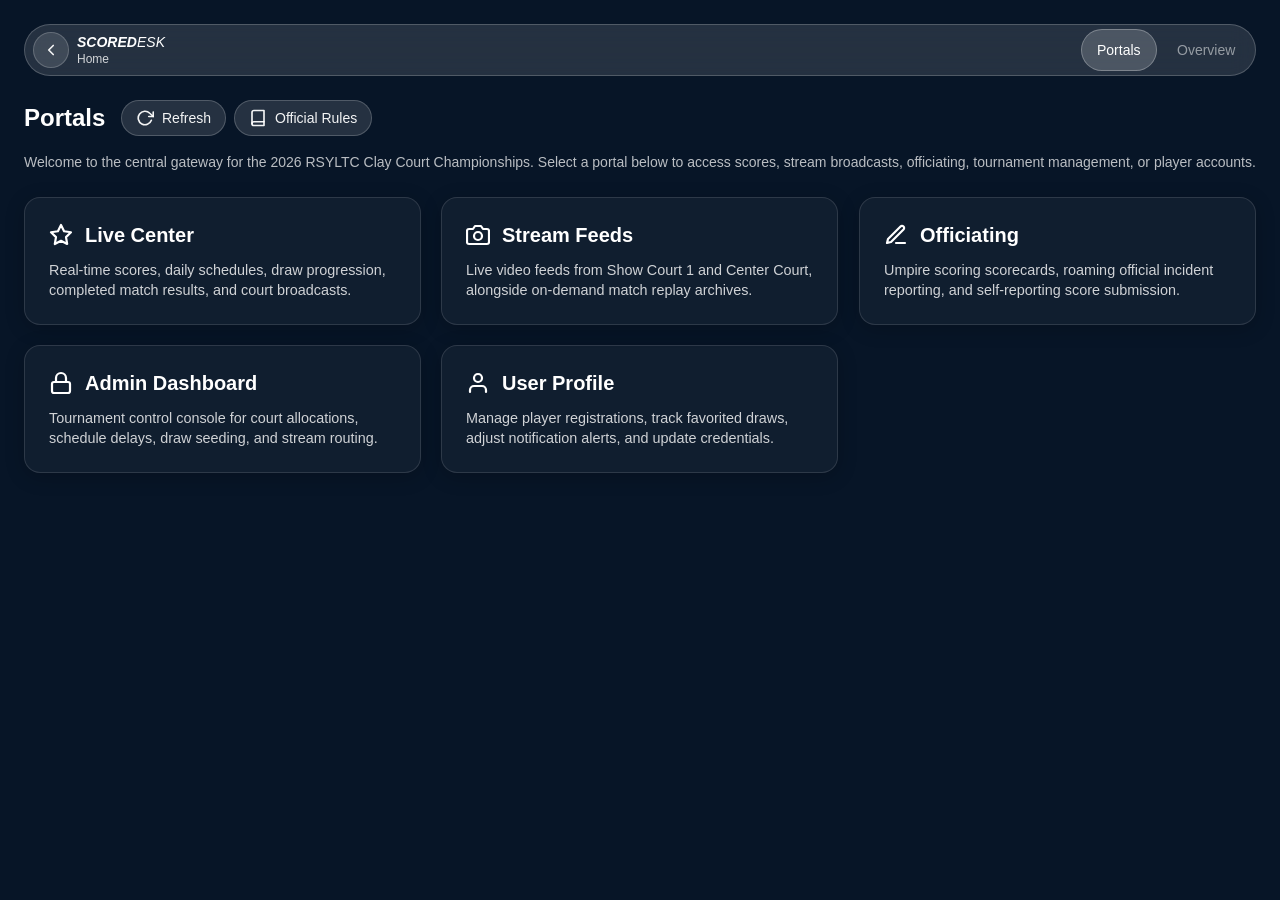
<file: index.html>
<!DOCTYPE html>
<html lang="en" class="no-transitions">
<head>
    <meta charset="UTF-8">
    <meta name="viewport" content="width=device-width, initial-scale=1.0">
    <title>SCOREDESK</title>
    <link rel="stylesheet" href="navbar.css">
    
    <script>
        window.PAGE_THEME = 'theme-australian';
        window.PAGE_PRIMARY_TITLE = [
            '<span style="font-weight: 900; font-style: italic;">S</span>',
            '<span style="font-weight: 838; font-style: italic;">C</span>',
            '<span style="font-weight: 775; font-style: italic;">O</span>',
            '<span style="font-weight: 713; font-style: italic;">R</span>',
            '<span style="font-weight: 650; font-style: italic;">E</span>',
            '<span style="font-weight: 588; font-style: italic;">D</span>',
            '<span style="font-weight: 525; font-style: italic;">E</span>',
            '<span style="font-weight: 463; font-style: italic;">S</span>',
            '<span style="font-weight: 400; font-style: italic;">K</span>'
        ].join('');
        /* ['<span style="font-weight: 500;">Live Scores & Streaming For Every Match</span>', ].join(''); */
        window.PAGE_SECONDARY_TITLE = [
            '<span style="font-weight: 400;">Home</span>'
        ].join('');

        window.PAGE_NAVIGATION_ITEMS = [
            { label: 'Portals', target: '#portals' },
            { label: 'Overview', target: '#overview' }
        ];
    </script>
    <script src="anti-flash.js"></script>
    <script src="navbar.js" defer></script>
</head>
<body>

    <div class="navigation-container" id="navContainer"></div>

    <main class="main-content">

        <section id="portals" class="tab-view">
            <div class="section-header">
                <h1>Portals</h1>
                <div class="section-actions">
                    <button class="action-button" aria-label="Refresh Hub">
                        <svg viewBox="0 0 24 24" fill="none" stroke="currentColor" stroke-width="2.2" stroke-linecap="round" stroke-linejoin="round">
                            <polyline points="23 4 23 10 17 10"></polyline>
                            <path d="M20.49 15a9 9 0 1 1-2.12-9.36L23 10"></path>
                        </svg>
                        <span>Refresh</span>
                    </button>
                    <button class="action-button" aria-label="Official Rules">
                        <svg viewBox="0 0 24 24" fill="none" stroke="currentColor" stroke-width="2.2" stroke-linecap="round" stroke-linejoin="round">
                            <path d="M4 19.5A2.5 2.5 0 0 1 6.5 17H20"></path>
                            <path d="M6.5 2H20v20H6.5A2.5 2.5 0 0 1 4 19.5v-15A2.5 2.5 0 0 1 6.5 2z"></path>
                        </svg>
                        <span>Official Rules</span>
                    </button>
                </div>
                <p class="section-subtitle">Welcome to the central gateway for the 2026 RSYLTC Clay Court Championships. Select a portal below to access scores, stream broadcasts, officiating, tournament management, or player accounts.</p>
            </div>

            <div class="portal-grid">
                
                <a href="live.html" class="card portal-card">
                    <div style="display: flex; align-items: center; gap: 0.75rem; margin-bottom: 0.75rem;">
                        <svg viewBox="0 0 24 24" fill="none" stroke="currentColor" stroke-width="2.2" stroke-linecap="round" stroke-linejoin="round" style="width: 24px; height: 24px;">
                            <polygon points="12 2 15.09 8.26 22 9.27 17 14.14 18.18 21.02 12 17.77 5.82 21.02 7 14.14 2 9.27 8.91 8.26 12 2"></polygon>
                        </svg>
                        <h2 style="margin: 0; font-size: 1.25rem; font-weight: 600;">Live Center</h2>
                    </div>
                    <p style="margin: 0; opacity: 0.8; font-size: 0.9rem; line-height: 1.4;">Real-time scores, daily schedules, draw progression, completed match results, and court broadcasts.</p>
                </a>

                <a href="stream.html" class="card portal-card">
                    <div style="display: flex; align-items: center; gap: 0.75rem; margin-bottom: 0.75rem;">
                        <svg viewBox="0 0 24 24" fill="none" stroke="currentColor" stroke-width="2.2" stroke-linecap="round" stroke-linejoin="round" style="width: 24px; height: 24px;">
                            <path d="M23 19a2 2 0 0 1-2 2H3a2 2 0 0 1-2-2V8a2 2 0 0 1 2-2h4l2-3h6l2 3h4a2 2 0 0 1 2 2z"></path>
                            <circle cx="12" cy="13" r="4"></circle>
                        </svg>
                        <h2 style="margin: 0; font-size: 1.25rem; font-weight: 600;">Stream Feeds</h2>
                    </div>
                    <p style="margin: 0; opacity: 0.8; font-size: 0.9rem; line-height: 1.4;">Live video feeds from Show Court 1 and Center Court, alongside on-demand match replay archives.</p>
                </a>

                <a href="officiate.html" class="card portal-card">
                    <div style="display: flex; align-items: center; gap: 0.75rem; margin-bottom: 0.75rem;">
                        <svg viewBox="0 0 24 24" fill="none" stroke="currentColor" stroke-width="2.2" stroke-linecap="round" stroke-linejoin="round" style="width: 24px; height: 24px;">
                            <path d="M12 20h9"></path>
                            <path d="M16.5 3.5a2.121 2.121 0 0 1 3 3L7 19l-4 1 1-4L16.5 3.5z"></path>
                        </svg>
                        <h2 style="margin: 0; font-size: 1.25rem; font-weight: 600;">Officiating</h2>
                    </div>
                    <p style="margin: 0; opacity: 0.8; font-size: 0.9rem; line-height: 1.4;">Umpire scoring scorecards, roaming official incident reporting, and self-reporting score submission.</p>
                </a>

                <a href="admin.html" class="card portal-card">
                    <div style="display: flex; align-items: center; gap: 0.75rem; margin-bottom: 0.75rem;">
                        <svg viewBox="0 0 24 24" fill="none" stroke="currentColor" stroke-width="2.2" stroke-linecap="round" stroke-linejoin="round" style="width: 24px; height: 24px;">
                            <rect x="3" y="11" width="18" height="11" rx="2" ry="2"></rect>
                            <path d="M7 11V7a5 5 0 0 1 10 0v4"></path>
                        </svg>
                        <h2 style="margin: 0; font-size: 1.25rem; font-weight: 600;">Admin Dashboard</h2>
                    </div>
                    <p style="margin: 0; opacity: 0.8; font-size: 0.9rem; line-height: 1.4;">Tournament control console for court allocations, schedule delays, draw seeding, and stream routing.</p>
                </a>

                <a href="profile.html" class="card portal-card">
                    <div style="display: flex; align-items: center; gap: 0.75rem; margin-bottom: 0.75rem;">
                        <svg viewBox="0 0 24 24" fill="none" stroke="currentColor" stroke-width="2.2" stroke-linecap="round" stroke-linejoin="round" style="width: 24px; height: 24px;">
                            <path d="M20 21v-2a4 4 0 0 0-4-4H8a4 4 0 0 0-4 4v2"></path>
                            <circle cx="12" cy="7" r="4"></circle>
                        </svg>
                        <h2 style="margin: 0; font-size: 1.25rem; font-weight: 600;">User Profile</h2>
                    </div>
                    <p style="margin: 0; opacity: 0.8; font-size: 0.9rem; line-height: 1.4;">Manage player registrations, track favorited draws, adjust notification alerts, and update credentials.</p>
                </a>

            </div>
        </section>

        <section id="overview" class="tab-view">
            <div class="section-header">
                <h1>Overview</h1>
                <div class="section-actions">
                    <button class="action-button" aria-label="Venue Map">
                        <svg viewBox="0 0 24 24" fill="none" stroke="currentColor" stroke-width="2.2" stroke-linecap="round" stroke-linejoin="round">
                            <polygon points="1 6 1 22 8 18 16 22 23 18 23 2 16 6 8 2 1 6"></polygon>
                            <line x1="8" y1="2" x2="8" y2="18"></line>
                            <line x1="16" y1="6" x2="16" y2="22"></line>
                        </svg>
                        <span>Venue Map</span>
                    </button>
                    <button class="action-button" aria-label="Contact Desk">
                        <svg viewBox="0 0 24 24" fill="none" stroke="currentColor" stroke-width="2.2" stroke-linecap="round" stroke-linejoin="round">
                            <path d="M22 16.92v3a2 2 0 0 1-2.18 2 19.79 19.79 0 0 1-8.63-3.07 19.5 19.5 0 0 1-6-6 19.79 19.79 0 0 1-3.07-8.67A2 2 0 0 1 4.11 2h3a2 2 0 0 1 2 1.72 12.84 12.84 0 0 0 .7 2.81 2 2 0 0 1-.45 2.11L8.09 9.91a16 16 0 0 0 6 6l1.27-1.27a2 2 0 0 1 2.11-.45 12.84 12.84 0 0 0 2.81.7A2 2 0 0 1 22 16.92z"></path>
                        </svg>
                        <span>Contact Desk</span>
                    </button>
                </div>
                <p class="section-subtitle">The Royal South Yarra Lawn Tennis Club welcomes players and spectators to the 2026 Clay Court Championships. View tournament schedules, venue details, and key referee contacts.</p>
            </div>
        </section>

    </main>

</body>
</html>
</file>
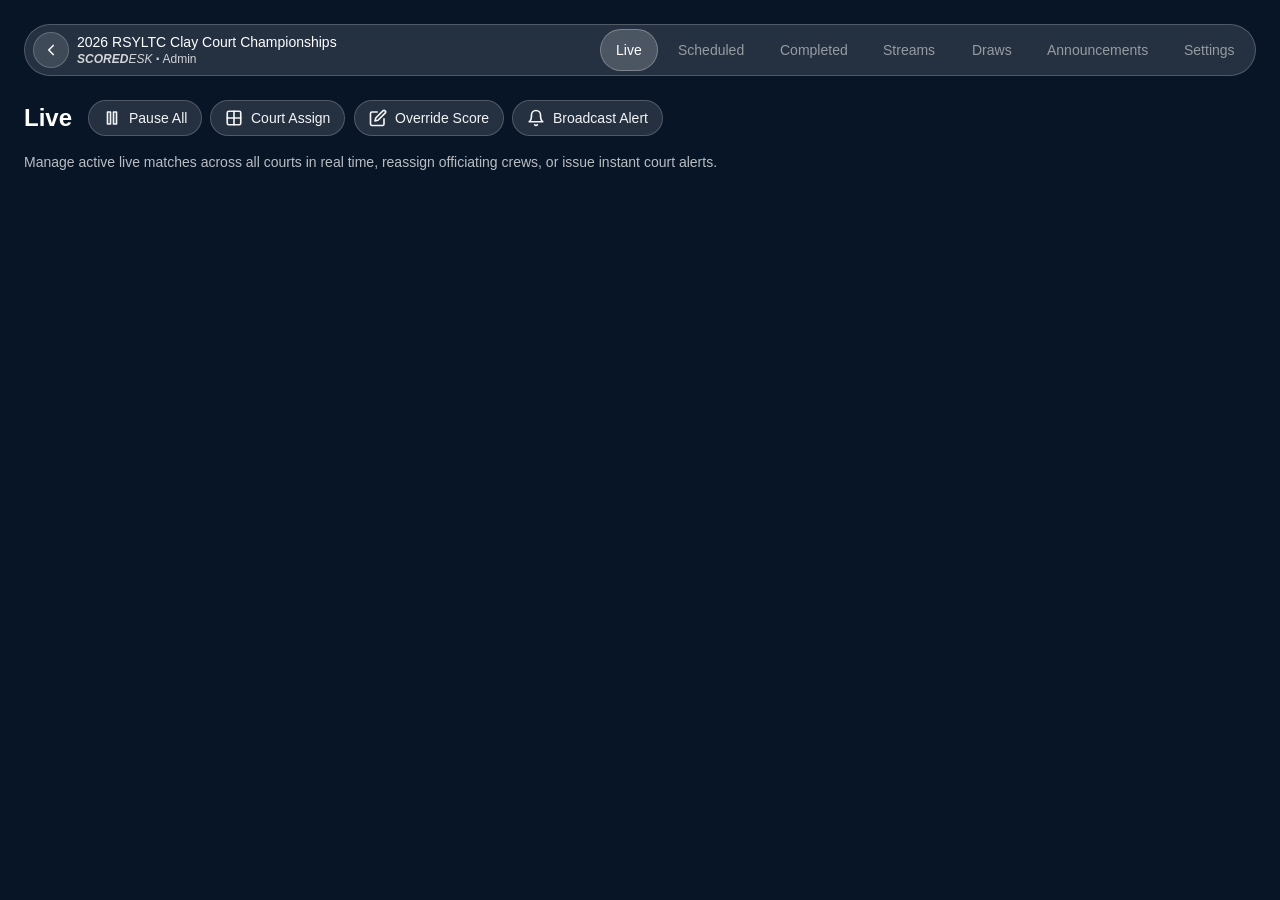
<file: admin.html>
<!DOCTYPE html>
<html lang="en" class="no-transitions">
<head>
    <meta charset="UTF-8">
    <meta name="viewport" content="width=device-width, initial-scale=1.0">
    <title>2026 RSYLTC Clay Court Championships</title>
    <link rel="stylesheet" href="navbar.css">
    
    <script>
        window.PAGE_THEME = 'theme-australian';
        window.PAGE_PRIMARY_TITLE = [
            '<span style="font-weight: 500;">2026 RSYLTC Clay Court Championships</span>',
        ].join('');
        window.PAGE_SECONDARY_TITLE = [
            '<span style="font-weight: 900; font-style: italic;">S</span>',
            '<span style="font-weight: 838; font-style: italic;">C</span>',
            '<span style="font-weight: 775; font-style: italic;">O</span>',
            '<span style="font-weight: 713; font-style: italic;">R</span>',
            '<span style="font-weight: 650; font-style: italic;">E</span>',
            '<span style="font-weight: 588; font-style: italic;">D</span>',
            '<span style="font-weight: 525; font-style: italic;">E</span>',
            '<span style="font-weight: 463; font-style: italic;">S</span>',
            '<span style="font-weight: 400; font-style: italic;">K</span>',
            '<span style="font-weight: 1000;">&nbsp;·&nbsp;</span>',
            '<span style="font-weight: 400;">Admin</span>'
        ].join('');

        window.PAGE_NAVIGATION_ITEMS = [
            { label: 'Live', target: '#live' },
            { label: 'Scheduled', target: '#scheduled' },
            { label: 'Completed', target: '#completed' },
            { label: 'Streams', target: '#streams' },
            { label: 'Draws', target: '#draws' },
            { label: 'Announcements', target: '#announcements' },
            { label: 'Settings', target: '#settings' }
        ];
    </script>
    <script src="anti-flash.js"></script>
    <script src="navbar.js" defer></script>
</head>
<body>

    <div class="navigation-container" id="navContainer"></div>

    <main class="main-content">
        <section id="live" class="tab-view">
            <div class="section-header">
                <h1>Live</h1>
                <div class="section-actions">
                    <button class="action-button" aria-label="Pause All Matches">
                        <svg viewBox="0 0 24 24" fill="none" stroke="currentColor" stroke-width="2.2" stroke-linecap="round" stroke-linejoin="round">
                            <rect x="6" y="4" width="4" height="16"></rect>
                            <rect x="14" y="4" width="4" height="16"></rect>
                        </svg>
                        <span>Pause All</span>
                    </button>
                    <button class="action-button" aria-label="Assign Courts">
                        <svg viewBox="0 0 24 24" fill="none" stroke="currentColor" stroke-width="2.2" stroke-linecap="round" stroke-linejoin="round">
                            <rect x="3" y="3" width="18" height="18" rx="2"></rect>
                            <path d="M3 12h18"></path>
                            <path d="M12 3v18"></path>
                        </svg>
                        <span>Court Assign</span>
                    </button>
                    <button class="action-button" aria-label="Override Score">
                        <svg viewBox="0 0 24 24" fill="none" stroke="currentColor" stroke-width="2.2" stroke-linecap="round" stroke-linejoin="round">
                            <path d="M11 4H4a2 2 0 0 0-2 2v14a2 2 0 0 0 2 2h14a2 2 0 0 0 2-2v-7"></path>
                            <path d="M18.5 2.5a2.121 2.121 0 0 1 3 3L12 15l-4 1 1-4 9.5-9.5z"></path>
                        </svg>
                        <span>Override Score</span>
                    </button>
                    <button class="action-button" aria-label="Broadcast Alert">
                        <svg viewBox="0 0 24 24" fill="none" stroke="currentColor" stroke-width="2.2" stroke-linecap="round" stroke-linejoin="round">
                            <path d="M18 8A6 6 0 0 0 6 8c0 7-3 9-3 9h18s-3-2-3-9"></path>
                            <path d="M13.73 21a2 2 0 0 1-3.46 0"></path>
                        </svg>
                        <span>Broadcast Alert</span>
                    </button>
                </div>
                <p class="section-subtitle">Manage active live matches across all courts in real time, reassign officiating crews, or issue instant court alerts.</p>
            </div>
        </section>

        <section id="scheduled" class="tab-view">
            <div class="section-header">
                <h1>Scheduled</h1>
                <div class="section-actions">
                    <button class="action-button" aria-label="Auto Schedule">
                        <svg viewBox="0 0 24 24" fill="none" stroke="currentColor" stroke-width="2.2" stroke-linecap="round" stroke-linejoin="round">
                            <rect x="3" y="4" width="18" height="18" rx="2" ry="2"></rect>
                            <line x1="16" y1="2" x2="16" y2="6"></line>
                            <line x1="8" y1="2" x2="8" y2="6"></line>
                            <line x1="3" y1="10" x2="21" y2="10"></line>
                            <path d="m10 16 2 2 4-4"></path>
                        </svg>
                        <span>Auto-Schedule</span>
                    </button>
                    <button class="action-button" aria-label="Delay Matches">
                        <svg viewBox="0 0 24 24" fill="none" stroke="currentColor" stroke-width="2.2" stroke-linecap="round" stroke-linejoin="round">
                            <circle cx="12" cy="12" r="10"></circle>
                            <polyline points="12 6 12 12 16 14"></polyline>
                        </svg>
                        <span>Delay Matches</span>
                    </button>
                    <button class="action-button" aria-label="Court Availability">
                        <svg viewBox="0 0 24 24" fill="none" stroke="currentColor" stroke-width="2.2" stroke-linecap="round" stroke-linejoin="round">
                            <rect x="3" y="3" width="7" height="7"></rect>
                            <rect x="14" y="3" width="7" height="7"></rect>
                            <rect x="14" y="14" width="7" height="7"></rect>
                            <rect x="3" y="14" width="7" height="7"></rect>
                        </svg>
                        <span>Court Availability</span>
                    </button>
                </div>
                <p class="section-subtitle">Oversee upcoming order of play, balance court workloads, and apply schedule delays due to weather or length of play.</p>
            </div>
        </section>

        <section id="completed" class="tab-view">
            <div class="section-header">
                <h1>Completed</h1>
                <div class="section-actions">
                    <button class="action-button" aria-label="Verify Scores">
                        <svg viewBox="0 0 24 24" fill="none" stroke="currentColor" stroke-width="2.2" stroke-linecap="round" stroke-linejoin="round">
                            <path d="M22 11.08V12a10 10 0 1 1-5.93-9.14"></path>
                            <polyline points="22 4 12 14.01 9 11.01"></polyline>
                        </svg>
                        <span>Verify Scores</span>
                    </button>
                    <button class="action-button" aria-label="Audit Log">
                        <svg viewBox="0 0 24 24" fill="none" stroke="currentColor" stroke-width="2.2" stroke-linecap="round" stroke-linejoin="round">
                            <path d="M14 2H6a2 2 0 0 0-2 2v16a2 2 0 0 0 2 2h12a2 2 0 0 0 2-2V8z"></path>
                            <polyline points="14 2 14 8 20 8"></polyline>
                            <line x1="16" y1="13" x2="8" y2="13"></line>
                            <line x1="16" y1="17" x2="8" y2="17"></line>
                        </svg>
                        <span>Audit Log</span>
                    </button>
                    <button class="action-button" aria-label="Re-Open Match">
                        <svg viewBox="0 0 24 24" fill="none" stroke="currentColor" stroke-width="2.2" stroke-linecap="round" stroke-linejoin="round">
                            <polyline points="1 4 1 10 7 10"></polyline>
                            <path d="M3.51 15a9 9 0 1 0 2.13-9.36L1 10"></path>
                        </svg>
                        <span>Re-Open Match</span>
                    </button>
                </div>
                <p class="section-subtitle">Review official match scorecards, sign off on completed results, and audit referee logs before finalizing results.</p>
            </div>
        </section>

        <section id="streams" class="tab-view">
            <div class="section-header">
                <h1>Streams</h1>
                <div class="section-actions">
                    <button class="action-button" aria-label="Add Feed">
                        <svg viewBox="0 0 24 24" fill="none" stroke="currentColor" stroke-width="2.2" stroke-linecap="round" stroke-linejoin="round">
                            <line x1="12" y1="5" x2="12" y2="19"></line>
                            <line x1="5" y1="12" x2="19" y2="12"></line>
                        </svg>
                        <span>Add Feed</span>
                    </button>
                    <button class="action-button" aria-label="Stream Quality">
                        <svg viewBox="0 0 24 24" fill="none" stroke="currentColor" stroke-width="2.2" stroke-linecap="round" stroke-linejoin="round">
                            <line x1="4" y1="21" x2="4" y2="14"></line>
                            <line x1="4" y1="10" x2="4" y2="3"></line>
                            <line x1="12" y1="21" x2="12" y2="12"></line>
                            <line x1="12" y1="8" x2="12" y2="3"></line>
                            <line x1="20" y1="21" x2="20" y2="16"></line>
                            <line x1="20" y1="12" x2="20" y2="3"></line>
                            <line x1="1" y1="14" x2="7" y2="14"></line>
                            <line x1="9" y1="8" x2="15" y2="8"></line>
                            <line x1="17" y1="16" x2="23" y2="16"></line>
                        </svg>
                        <span>Quality</span>
                    </button>
                    <button class="action-button" aria-label="Restream All">
                        <svg viewBox="0 0 24 24" fill="none" stroke="currentColor" stroke-width="2.2" stroke-linecap="round" stroke-linejoin="round">
                            <polyline points="23 4 23 10 17 10"></polyline>
                            <path d="M20.49 15a9 9 0 1 1-2.12-9.36L23 10"></path>
                        </svg>
                        <span>Restream All</span>
                    </button>
                </div>
                <p class="section-subtitle">Monitor active camera feeds, manage bitrate settings, and route court video channels to official streaming partners.</p>
            </div>
        </section>

        <section id="draws" class="tab-view">
            <div class="section-header">
                <h1>Draws</h1>
                <div class="section-actions">
                    <button class="action-button" aria-label="Seed Players">
                        <svg viewBox="0 0 24 24" fill="none" stroke="currentColor" stroke-width="2.2" stroke-linecap="round" stroke-linejoin="round">
                            <line x1="4" y1="6" x2="20" y2="6"></line>
                            <line x1="4" y1="12" x2="20" y2="12"></line>
                            <line x1="4" y1="18" x2="20" y2="18"></line>
                        </svg>
                        <span>Seed Players</span>
                    </button>
                    <button class="action-button" aria-label="Generate Brackets">
                        <svg viewBox="0 0 24 24" fill="none" stroke="currentColor" stroke-width="2.2" stroke-linecap="round" stroke-linejoin="round">
                            <line x1="6" y1="3" x2="6" y2="15"></line>
                            <circle cx="18" cy="6" r="3"></circle>
                            <circle cx="6" cy="18" r="3"></circle>
                            <path d="M18 9a9 9 0 0 1-9 9"></path>
                        </svg>
                        <span>Generate Brackets</span>
                    </button>
                    <button class="action-button" aria-label="Print PDF">
                        <svg viewBox="0 0 24 24" fill="none" stroke="currentColor" stroke-width="2.2" stroke-linecap="round" stroke-linejoin="round">
                            <polyline points="6 9 6 2 18 2 18 9"></polyline>
                            <path d="M6 18H4a2 2 0 0 1-2-2v-5a2 2 0 0 1 2-2h16a2 2 0 0 1 2 2v5a2 2 0 0 1-2 2h-2"></path>
                            <rect x="6" y="14" width="12" height="8"></rect>
                        </svg>
                        <span>Print PDF</span>
                    </button>
                    <button class="action-button" aria-label="Lock Draws">
                        <svg viewBox="0 0 24 24" fill="none" stroke="currentColor" stroke-width="2.2" stroke-linecap="round" stroke-linejoin="round">
                            <rect x="3" y="11" width="18" height="11" rx="2" ry="2"></rect>
                            <path d="M7 11V7a5 5 0 0 1 10 0v4"></path>
                        </svg>
                        <span>Lock Draws</span>
                    </button>
                </div>
                <p class="section-subtitle">Configure tournament draw sizes, apply seedings according to rankings, and publish updated playoff brackets.</p>
            </div>
        </section>

        <section id="announcements" class="tab-view">
            <div class="section-header">
                <h1>Announcements</h1>
                <div class="section-actions">
                    <button class="action-button" aria-label="New Post">
                        <svg viewBox="0 0 24 24" fill="none" stroke="currentColor" stroke-width="2.2" stroke-linecap="round" stroke-linejoin="round">
                            <circle cx="12" cy="12" r="10"></circle>
                            <line x1="12" y1="8" x2="12" y2="16"></line>
                            <line x1="8" y1="12" x2="16" y2="12"></line>
                        </svg>
                        <span>New Post</span>
                    </button>
                    <button class="action-button" aria-label="Push Notification">
                        <svg viewBox="0 0 24 24" fill="none" stroke="currentColor" stroke-width="2.2" stroke-linecap="round" stroke-linejoin="round">
                            <line x1="22" y1="2" x2="11" y2="13"></line>
                            <polygon points="22 2 15 22 11 13 2 9 22 2"></polygon>
                        </svg>
                        <span>Push Notification</span>
                    </button>
                    <button class="action-button" aria-label="Drafts">
                        <svg viewBox="0 0 24 24" fill="none" stroke="currentColor" stroke-width="2.2" stroke-linecap="round" stroke-linejoin="round">
                            <path d="M14 2H6a2 2 0 0 0-2 2v16a2 2 0 0 0 2 2h12a2 2 0 0 0 2-2V8z"></path>
                            <polyline points="14 2 14 8 20 8"></polyline>
                        </svg>
                        <span>Drafts</span>
                    </button>
                </div>
                <p class="section-subtitle">Send urgent tournament notifications, schedule spectator updates, and broadcast official referee announcements.</p>
            </div>
        </section>

        <section id="settings" class="tab-view">
            <div class="section-header">
                <h1>Settings</h1>
                <div class="section-actions">
                    <button class="action-button" aria-label="Save Changes">
                        <svg viewBox="0 0 24 24" fill="none" stroke="currentColor" stroke-width="2.2" stroke-linecap="round" stroke-linejoin="round">
                            <polyline points="20 6 9 17 4 12"></polyline>
                        </svg>
                        <span>Save Changes</span>
                    </button>
                    <button class="action-button" aria-label="Manage Roles">
                        <svg viewBox="0 0 24 24" fill="none" stroke="currentColor" stroke-width="2.2" stroke-linecap="round" stroke-linejoin="round">
                            <path d="M17 21v-2a4 4 0 0 0-4-4H5a4 4 0 0 0-4 4v2"></path>
                            <circle cx="9" cy="7" r="4"></circle>
                            <path d="M23 21v-2a4 4 0 0 0-3-3.87"></path>
                            <path d="M16 3.13a4 4 0 0 1 0 7.75"></path>
                        </svg>
                        <span>Manage Roles</span>
                    </button>
                    <button class="action-button" aria-label="System Backup">
                        <svg viewBox="0 0 24 24" fill="none" stroke="currentColor" stroke-width="2.2" stroke-linecap="round" stroke-linejoin="round">
                            <ellipse cx="12" cy="5" rx="9" ry="3"></ellipse>
                            <path d="M21 12c0 1.66-4 3-9 3s-9-1.34-9-3"></path>
                            <path d="M3 5v14c0 1.66 4 3 9 3s9-1.34 9-3V5"></path>
                        </svg>
                        <span>System Backup</span>
                    </button>
                </div>
                <p class="section-subtitle">Configure tournament access permissions, scoring rules, automated timing parameters, and security credentials.</p>
            </div>
        </section>
    </main>
    
</body>
</html>
</file>
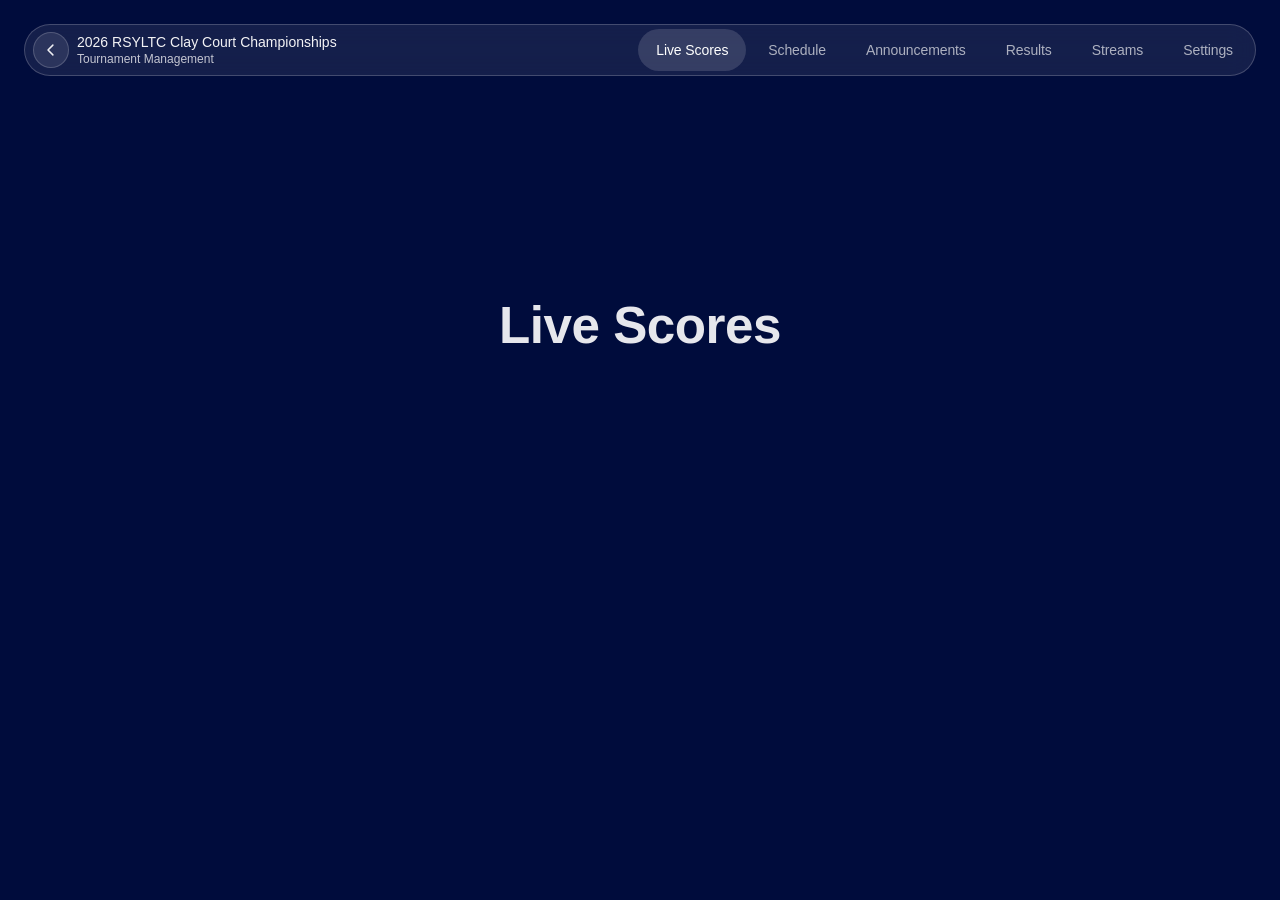
<file: australian-open-tabs.html>
<!DOCTYPE html>
<html lang="en">
<head>
    <meta charset="UTF-8">
    <meta name="viewport" content="width=device-width, initial-scale=1.0">
    <title>Tournament Dashboard</title>

    <link rel="icon" href="data:image/svg+xml,<svg xmlns='http://www.w3.org/2000/svg' viewBox='0 0 100 100'><text y='.9em' font-size='90'>🎾</text></svg>">

    <style>
        *, *::before, *::after {
            box-sizing: border-box;
            margin: 0;
            padding: 0;
        }

        :root {
            --canvas-background-color: #000C3C;
            --court-accent-color: #0091D2;
            --navbar-height: 52px;
            
            /* Dimensions */
            --back-btn-size: 36px;
            --tab-bubble-height: 44px;
            
            --back-btn-offset: calc((var(--navbar-height) - var(--back-btn-size)) / 2);
            --tab-bubble-offset-v: calc((var(--navbar-height) - var(--tab-bubble-height)) / 2);
            
            --page-outer-spacing: 24px;
            --navbar-pill-background: rgba(255, 255, 255, 0.08);
            --navbar-border-color: rgba(255, 255, 255, 0.2);
        }

        body.theme-australian { --canvas-background-color: #000C3C; --court-accent-color: #0091D2; }
        body.theme-french     { --canvas-background-color: #1A4D2E; --court-accent-color: #C2593F; }
        body.theme-wimbledon  { --canvas-background-color: #3D2358; --court-accent-color: #21713C; }
        body.theme-usopen     { --canvas-background-color: #355E3B; --court-accent-color: #1E8FD5; }
        body.theme-streams    { --canvas-background-color: #0B3D66; --court-accent-color: #00B3FF; }
        body.theme-settings   { --canvas-background-color: #2B1B3F; --court-accent-color: #B388FF; }

        body {
            background-color: var(--canvas-background-color);
            width: 100%;
            min-height: 100vh;
            overflow-x: hidden;
            transition: background-color 0.4s ease;
            padding: calc((var(--page-outer-spacing) * 2) + var(--navbar-height)) var(--page-outer-spacing) var(--page-outer-spacing);
            font-family: "SF Pro Text", "SF Pro Icons", "SF Pro Display", -apple-system, BlinkMacSystemFont, "Segoe UI", Roboto, sans-serif;
            -webkit-font-smoothing: antialiased;
            -moz-osx-font-smoothing: grayscale;
        }

        .navigation-container {
            position: fixed;
            top: var(--page-outer-spacing);
            left: var(--page-outer-spacing);
            right: var(--page-outer-spacing);
            z-index: 1000;
            display: flex;
            flex-direction: column;
            gap: 6px;
        }

        .navbar {
            width: 100%;
            height: var(--navbar-height);
            padding: 0;
            background: var(--navbar-pill-background);
            backdrop-filter: blur(12px);
            -webkit-backdrop-filter: blur(12px);
            border-radius: 9999px;
            border: 1px solid var(--navbar-border-color);
            overflow: hidden;
            display: flex;
            align-items: center;
            justify-content: space-between;
            position: relative;
            isolation: isolate;
        }

        .branding-group {
            display: flex;
            align-items: center;
            padding-left: var(--back-btn-offset);
            flex-shrink: 1;
            min-width: 0;
            z-index: 2;
            height: 100%;
        }

        .icon-action-button {
            height: var(--back-btn-size);
            width: var(--back-btn-size);
            border-radius: 9999px;
            display: grid;
            place-items: center;
            background: rgba(255, 255, 255, 0.10);
            border: 1px solid rgba(255, 255, 255, 0.18);
            color: rgba(255, 255, 255, 0.92);
            flex-shrink: 0;
            cursor: pointer;
            transition: background 0.2s ease, border-color 0.2s ease, transform 0.2s ease;
            user-select: none;
        }

        .icon-action-button:hover {
            background: rgba(255, 255, 255, 0.18);
            border-color: rgba(255, 255, 255, 0.3);
        }

        .icon-action-button:active {
            transform: scale(0.95);
        }

        .icon-action-button svg {
            width: 18px;
            height: 18px;
        }

        .toggle-menu-button {
            display: none;
            z-index: 10;
        }

        .toggle-menu-button svg {
            transition: transform 0.35s cubic-bezier(0.25, 1, 0.5, 1);
            transform: rotate(0deg);
        }

        .toggle-menu-button.is-collapsed svg {
            transform: rotate(180deg);
        }

        .header-titles {
            height: var(--back-btn-size);
            display: flex;
            flex-direction: column;
            justify-content: center;
            gap: 1px;
            white-space: nowrap;
            padding-left: var(--back-btn-offset);
            padding-right: var(--back-btn-offset);
            overflow: hidden;
            flex-shrink: 1;
            min-width: 0;
        }

        .primary-title {
            font-size: 14px;
            line-height: 1.2;
            font-weight: 500;
            color: rgba(255, 255, 255, 0.95);
            text-overflow: ellipsis;
            overflow: hidden;
            white-space: nowrap;
        }

        .secondary-title {
            font-size: 12px;
            line-height: 1.2;
            font-weight: 300;
            color: rgba(255, 255, 255, 0.75);
            text-overflow: ellipsis;
            overflow: hidden;
            white-space: nowrap;
        }

        .tab-scroll-viewport {
            position: relative;
            display: flex;
            align-items: center;
            height: 100%;
            margin-left: auto;
            overflow-x: auto;
            scrollbar-width: none;
            -ms-overflow-style: none;
            min-width: 0;
            overflow-anchor: none;
        }

        .tab-scroll-viewport::-webkit-scrollbar { display: none; }

        .tab-list {
            position: relative;
            display: flex;
            align-items: center;
            gap: 4px;
            list-style: none;
            height: 100%;
            margin: 0;
            padding: 0;
            margin-left: auto;
            flex-shrink: 0;
        }

        .tab-list::after {
            content: '';
            display: block;
            width: 0;
            height: 100%;
            flex-shrink: 0;
            margin-right: calc(var(--tab-bubble-offset-v) - 4px);
        }

        .tab-item {
            height: 100%;
            display: flex;
            align-items: center;
            flex-shrink: 0;
            z-index: 1;
            position: relative;
        }

        .tab-link {
            color: rgba(255, 255, 255, 0.65);
            text-decoration: none;
            font-size: 14px;
            font-weight: 400;
            letter-spacing: -0.1px;
            white-space: nowrap;
            height: 100%;
            display: flex;
            align-items: center;
            padding: 0 18px;
            border-radius: 9999px;
            transition: color 0.25s ease;
        }

        .tab-link:hover,
        .tab-link.is-active {
            color: #fff;
        }

        .active-tab-highlight {
            position: absolute;
            top: var(--tab-bubble-offset-v);
            bottom: var(--tab-bubble-offset-v);
            left: 0;
            background: rgba(255, 255, 255, 0.14);
            border-radius: 9999px;
            pointer-events: none;
            transition: transform 0.35s cubic-bezier(0.25, 1, 0.5, 1), width 0.35s cubic-bezier(0.25, 1, 0.5, 1);
            z-index: 0;
            will-change: transform, width;
        }

        .active-tab-highlight.no-transition {
            transition: none !important;
        }

        .stacked-tab-wrapper { display: none; }

        /* Dynamic Mode Trigger (State 2: Bar 2 at top, Bar 3 below) */
        .navigation-container.is-collapsed-mode .toggle-menu-button {
            display: grid;
            position: absolute;
            right: 0;
            top: 50%;
            transform: translateY(-50%);
            margin-right: var(--back-btn-offset);
        }

        .navigation-container.is-collapsed-mode .branding-group {
            padding-right: calc(var(--back-btn-size) + var(--back-btn-offset));
            width: 100%;
        }

        .navigation-container.is-collapsed-mode .combined-header-navbar .tab-scroll-viewport { 
            display: none; 
        }
        
        .navigation-container.is-collapsed-mode .stacked-tab-wrapper {
            display: grid;
            grid-template-rows: 1fr;
            transition: grid-template-rows 0.35s cubic-bezier(0.25, 1, 0.5, 1);
            width: 100%;
        }

        .navigation-container.is-collapsed-mode .stacked-tab-wrapper.is-hidden {
            grid-template-rows: 0fr;
        }

        .navigation-container.is-collapsed-mode .stacked-tab-navbar { 
            display: flex; 
            min-height: 0;
            height: var(--navbar-height);
            border-color: var(--navbar-border-color);
            opacity: 1;
            transform: translateY(0);
            transition: opacity 0.3s cubic-bezier(0.25, 1, 0.5, 1), 
                        transform 0.35s cubic-bezier(0.25, 1, 0.5, 1),
                        border-color 0.35s cubic-bezier(0.25, 1, 0.5, 1),
                        background-color 0.35s cubic-bezier(0.25, 1, 0.5, 1);
        }

        .navigation-container.is-collapsed-mode .stacked-tab-navbar .tab-scroll-viewport {
            width: 100%;
            margin-left: 0;
        }

        .navigation-container.is-collapsed-mode .stacked-tab-navbar .tab-list {
            margin-left: 0;
        }

        .navigation-container.is-collapsed-mode .stacked-tab-navbar .tab-list::before {
            content: '';
            display: block;
            width: 0;
            height: 100%;
            flex-shrink: 0;
            margin-left: calc(var(--tab-bubble-offset-v) - 4px);
        }

        .navigation-container.is-collapsed-mode .stacked-tab-wrapper.is-hidden .stacked-tab-navbar {
            opacity: 0;
            transform: translateY(-6px);
            border-color: transparent;
            background-color: transparent;
            pointer-events: none;
        }

        .main-content {
            min-height: 50vh;
            display: grid;
            place-items: center;
            color: rgba(255, 255, 255, 0.9);
            text-align: center;
        }

        .active-tab-display {
            font-size: clamp(28px, 4vw, 56px);
            font-weight: 600;
            letter-spacing: -0.5px;
        }
    </style>
</head>
<body class="theme-australian">

    <div class="navigation-container" id="navContainer">
        <nav class="navbar combined-header-navbar" id="combinedNavbar">
            <div class="branding-group" id="brandingGroup">
                <div class="icon-action-button back-button" aria-label="Go Back" role="button" tabindex="0">
                    <svg viewBox="0 0 24 24" fill="none" stroke="currentColor" stroke-width="2" stroke-linecap="round" stroke-linejoin="round">
                        <path d="M14.5 5.5L8 12L14.5 18.5"/>
                    </svg>
                </div>
                <div class="header-titles">
                    <div class="primary-title">2026 RSYLTC Clay Court Championships</div>
                    <div class="secondary-title">Tournament Management</div>
                </div>
            </div>

            <div class="tab-scroll-viewport" id="desktopTabViewport">
                <ul class="tab-list" id="desktopTabList">
                    <div class="active-tab-highlight" id="desktopActiveHighlight"></div>
                </ul>
            </div>

            <button class="icon-action-button toggle-menu-button" id="toggleMenuButton" aria-label="Toggle Tab Menu" type="button">
                <svg viewBox="0 0 24 24" fill="none" stroke="currentColor" stroke-width="2" stroke-linecap="round" stroke-linejoin="round">
                    <path d="M18 15L12 9L6 15"/>
                </svg>
            </button>
        </nav>

        <div class="stacked-tab-wrapper" id="lowerTabWrapper">
            <nav class="navbar stacked-tab-navbar">
                <div class="tab-scroll-viewport" id="mobileTabViewport">
                    <ul class="tab-list" id="mobileTabList">
                        <div class="active-tab-highlight" id="mobileActiveHighlight"></div>
                    </ul>
                </div>
            </nav>
        </div>
    </div>

    <main class="main-content">
        <h1 class="active-tab-display" id="themeTitleHeading">Live Scores</h1>
    </main>

    <script>
        const NAVIGATION_ITEMS = [
            { label: 'Live Scores', themeKey: 'theme-australian' },
            { label: 'Schedule', themeKey: 'theme-french' },
            { label: 'Announcements', themeKey: 'theme-wimbledon' },
            { label: 'Results', themeKey: 'theme-usopen' },
            { label: 'Streams', themeKey: 'theme-streams' },
            { label: 'Settings', themeKey: 'theme-settings' }
        ];

        const STORAGE_KEY_ACTIVE_THEME = 'activeTournamentTheme';
        
        const navContainer = document.getElementById('navContainer');
        const combinedNavbar = document.getElementById('combinedNavbar');
        const brandingGroup = document.getElementById('brandingGroup');
        const desktopTabListElement = document.getElementById('desktopTabList');
        const mobileTabListElement = document.getElementById('mobileTabList');
        const desktopViewportElement = document.getElementById('desktopTabViewport');
        const mobileViewportElement = document.getElementById('mobileTabViewport');
        const themeTitleHeadingElement = document.getElementById('themeTitleHeading');
        const toggleMenuButtonElement = document.getElementById('toggleMenuButton');
        const lowerTabWrapperElement = document.getElementById('lowerTabWrapper');

        function renderTabNavigationItems(targetContainerElement) {
            const highlightHtml = targetContainerElement.querySelector('.active-tab-highlight').outerHTML;
            const itemsHtml = NAVIGATION_ITEMS.map(item => 
                `<li class="tab-item"><a href="#" class="tab-link" data-theme="${item.themeKey}">${item.label}</a></li>`
            ).join('');
            
            targetContainerElement.innerHTML = highlightHtml + itemsHtml;
        }

        renderTabNavigationItems(desktopTabListElement);
        renderTabNavigationItems(mobileTabListElement);

        const updatedDesktopHighlight = document.getElementById('desktopActiveHighlight');
        const updatedMobileHighlight = document.getElementById('mobileActiveHighlight');

        const scrollAnimations = new WeakMap();

        function smoothScrollTo(element, targetX, duration = 350) {
            if (scrollAnimations.has(element)) {
                cancelAnimationFrame(scrollAnimations.get(element));
            }

            const startX = element.scrollLeft;
            const distance = targetX - startX;
            if (Math.abs(distance) < 1) {
                element.scrollLeft = targetX;
                return;
            }

            const startTime = performance.now();

            function easeOutCubic(t) {
                return 1 - Math.pow(1 - t, 3);
            }

            function step(currentTime) {
                const elapsed = currentTime - startTime;
                const progress = Math.min(elapsed / duration, 1);
                
                element.scrollLeft = startX + (distance * easeOutCubic(progress));

                if (progress < 1) {
                    scrollAnimations.set(element, requestAnimationFrame(step));
                } else {
                    scrollAnimations.delete(element);
                }
            }

            scrollAnimations.set(element, requestAnimationFrame(step));
        }

        function updateHighlightPosition(activeTabLink, highlightElement, viewportElement, isInstant = false) {
            if (!activeTabLink || !highlightElement || !viewportElement) return;

            const activeItem = activeTabLink.closest('.tab-item');
            if (!activeItem) return;

            if (isInstant) {
                highlightElement.classList.add('no-transition');
            }

            const targetWidthPx = activeItem.offsetWidth;
            const horizontalOffsetPx = activeItem.offsetLeft;

            highlightElement.style.width = `${targetWidthPx}px`;
            highlightElement.style.transform = `translateX(${horizontalOffsetPx}px)`;

            const viewportWidth = viewportElement.clientWidth;
            const maxScroll = Math.max(0, viewportElement.scrollWidth - viewportWidth);
            const targetScrollLeft = Math.max(0, Math.min(maxScroll, (horizontalOffsetPx + (targetWidthPx / 2)) - (viewportWidth / 2)));

            if (isInstant) {
                if (scrollAnimations.has(viewportElement)) {
                    cancelAnimationFrame(scrollAnimations.get(viewportElement));
                }
                viewportElement.scrollLeft = targetScrollLeft;
                void highlightElement.offsetHeight;
                highlightElement.classList.remove('no-transition');
            } else {
                smoothScrollTo(viewportElement, targetScrollLeft, 350);
            }
        }

        function checkCollisionBreakpoints() {
            const wasCollapsed = navContainer.classList.contains('is-collapsed-mode');
            navContainer.classList.remove('is-collapsed-mode');

            const navbarWidth = combinedNavbar.clientWidth;
            const brandingWidth = brandingGroup.offsetWidth;
            const tabsNaturalWidth = desktopTabListElement.scrollWidth;
            
            const totalRequiredWidth = brandingWidth + tabsNaturalWidth + 8;

            if (navbarWidth < totalRequiredWidth) {
                navContainer.classList.add('is-collapsed-mode');
            } else {
                navContainer.classList.remove('is-collapsed-mode');
            }

            const savedThemeKey = localStorage.getItem(STORAGE_KEY_ACTIVE_THEME) || NAVIGATION_ITEMS[0].themeKey;
            switchActiveTheme(savedThemeKey, true);
        }

        function switchActiveTheme(selectedThemeKey, isInstant = false) {
            const currentNavigationItem = NAVIGATION_ITEMS.find(item => item.themeKey === selectedThemeKey) || NAVIGATION_ITEMS[0];

            document.querySelectorAll('.tab-link').forEach(linkElement => {
                linkElement.classList.toggle('is-active', linkElement.dataset.theme === currentNavigationItem.themeKey);
            });

            themeTitleHeadingElement.textContent = currentNavigationItem.label;
            document.title = currentNavigationItem.label;
            document.body.className = currentNavigationItem.themeKey;

            const activeDesktopLink = desktopTabListElement.querySelector(`a[data-theme="${currentNavigationItem.themeKey}"]`);
            const activeMobileLink = mobileTabListElement.querySelector(`a[data-theme="${currentNavigationItem.themeKey}"]`);

            updateHighlightPosition(activeDesktopLink, updatedDesktopHighlight, desktopViewportElement, isInstant);
            updateHighlightPosition(activeMobileLink, updatedMobileHighlight, mobileViewportElement, isInstant);
        }

        toggleMenuButtonElement.addEventListener('click', () => {
            const isHidden = lowerTabWrapperElement.classList.toggle('is-hidden');
            toggleMenuButtonElement.classList.toggle('is-collapsed', isHidden);
            toggleMenuButtonElement.setAttribute('aria-expanded', !isHidden);

            if (!isHidden) {
                const savedThemeKey = localStorage.getItem(STORAGE_KEY_ACTIVE_THEME) || NAVIGATION_ITEMS[0].themeKey;
                const activeMobileLink = mobileTabListElement.querySelector(`a[data-theme="${savedThemeKey}"]`);
                updateHighlightPosition(activeMobileLink, updatedMobileHighlight, mobileViewportElement, true);
            }
        });

        document.addEventListener('click', event => {
            const clickedTabLink = event.target.closest('.tab-link');
            if (!clickedTabLink) return;
            
            event.preventDefault();
            const selectedThemeKey = clickedTabLink.dataset.theme;
            localStorage.setItem(STORAGE_KEY_ACTIVE_THEME, selectedThemeKey);
            switchActiveTheme(selectedThemeKey, false);
        });

        let resizeFrameId = null;
        const resizeObserver = new ResizeObserver(() => {
            if (resizeFrameId) cancelAnimationFrame(resizeFrameId);
            resizeFrameId = requestAnimationFrame(() => {
                checkCollisionBreakpoints();
            });
        });

        resizeObserver.observe(navContainer);

        checkCollisionBreakpoints();
    </script>
</body>
</html>
</file>
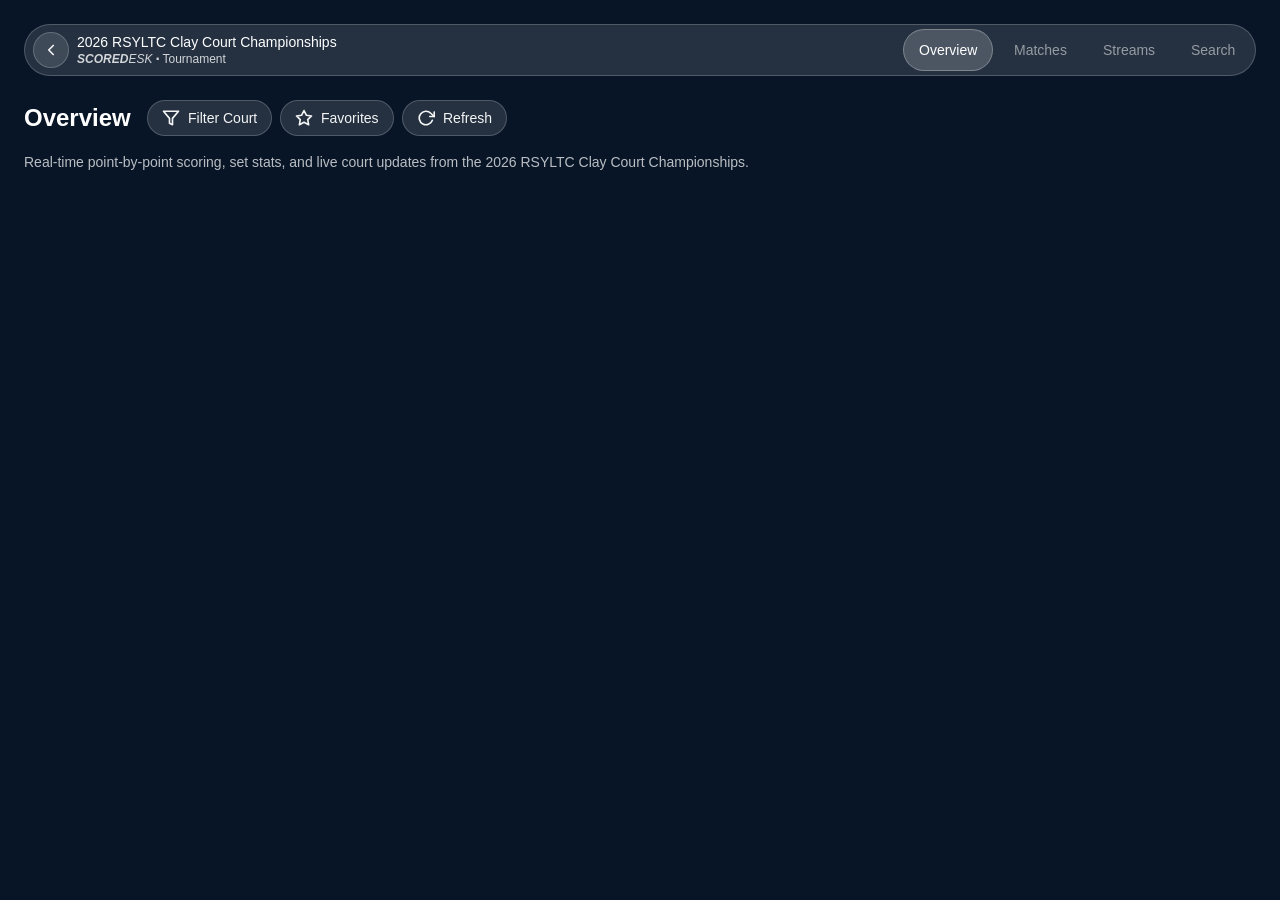
<file: live.html>
<!DOCTYPE html>
<html lang="en" class="no-transitions">
<head>
    <meta charset="UTF-8">
    <meta name="viewport" content="width=device-width, initial-scale=1.0">
    <title>2026 RSYLTC Clay Court Championships</title>
    <link rel="stylesheet" href="navbar.css">
    
    <script>
        window.PAGE_THEME = 'theme-australian';
        window.PAGE_PRIMARY_TITLE = [
            '<span style="font-weight: 500;">2026 RSYLTC Clay Court Championships</span>',
        ].join('');
        window.PAGE_SECONDARY_TITLE = [
            '<span style="font-weight: 900; font-style: italic;">S</span>',
            '<span style="font-weight: 838; font-style: italic;">C</span>',
            '<span style="font-weight: 775; font-style: italic;">O</span>',
            '<span style="font-weight: 713; font-style: italic;">R</span>',
            '<span style="font-weight: 650; font-style: italic;">E</span>',
            '<span style="font-weight: 588; font-style: italic;">D</span>',
            '<span style="font-weight: 525; font-style: italic;">E</span>',
            '<span style="font-weight: 463; font-style: italic;">S</span>',
            '<span style="font-weight: 400; font-style: italic;">K</span>',
            '<span style="font-weight: 1000;">&nbsp;·&nbsp;</span>',
            '<span style="font-weight: 400;">Tournament</span>'
        ].join('');

        window.PAGE_NAVIGATION_ITEMS = [
            { label: 'Overview', target: '#overview' },
            { label: 'Matches', target: '#matches' },
            { label: 'Streams', target: '#streams' },
            { label: 'Search', target: '#search' }
        ];
    </script>
    <script src="anti-flash.js"></script>
    <script src="navbar.js" defer></script>
</head>
<body>

    <div class="navigation-container" id="navContainer"></div>

    <main class="main-content">
        <section id="overview" class="tab-view">
            <div class="section-header">
                <h1>Overview</h1>
                <div class="section-actions">
                    <button class="action-button" aria-label="Filter Court">
                        <svg viewBox="0 0 24 24" fill="none" stroke="currentColor" stroke-width="2.2" stroke-linecap="round" stroke-linejoin="round">
                            <polygon points="22 3 2 3 10 12.46 10 19 14 21 14 12.46 22 3"></polygon>
                        </svg>
                        <span>Filter Court</span>
                    </button>
                    <button class="action-button" aria-label="Favorite Matches">
                        <svg viewBox="0 0 24 24" fill="none" stroke="currentColor" stroke-width="2.2" stroke-linecap="round" stroke-linejoin="round">
                            <polygon points="12 2 15.09 8.26 22 9.27 17 14.14 18.18 21.02 12 17.77 5.82 21.02 7 14.14 2 9.27 8.91 8.26 12 2"></polygon>
                        </svg>
                        <span>Favorites</span>
                    </button>
                    <button class="action-button" aria-label="Refresh Scores">
                        <svg viewBox="0 0 24 24" fill="none" stroke="currentColor" stroke-width="2.2" stroke-linecap="round" stroke-linejoin="round">
                            <polyline points="23 4 23 10 17 10"></polyline>
                            <path d="M20.49 15a9 9 0 1 1-2.12-9.36L23 10"></path>
                        </svg>
                        <span>Refresh</span>
                    </button>
                </div>
                <p class="section-subtitle">Real-time point-by-point scoring, set stats, and live court updates from the 2026 RSYLTC Clay Court Championships.</p>
            </div>
        </section>

        <section id="matches" class="tab-view">
            <div class="section-header">
                <h1>Matches</h1>
                <div class="section-actions">

                    <div class="dropdown-wrapper">
                        <select class="native-dropdown-select" aria-label="Filter Days" data-storage-key="dropdown_filter_days">
                            <option value="Day 1 · Tue Oct 13">Day 1 · Tue Oct 13</option>
                            <option value="Day 2 · Today" selected>Day 2 · Today</option>
                            <option value="Day 3 · Thu Oct 15">Day 3 · Thu Oct 15</option>
                        </select>
                    </div>
                    
                    <div class="dropdown-wrapper">
                        <select class="native-dropdown-select" aria-label="Filter Venues" data-storage-key="dropdown_filter_venues">
                            <option value="All Venues" selected>All Venues</option>
                            <option value="Mornington Tennis Centre">Mornington Tennis Centre</option>
                            <option value="Frankston Centenary Tennis Club">Frankston Centenary Tennis Club</option>
                            <option value="North Ringwood Tennis Club">North Ringwood Tennis Club</option>
                        </select>
                    </div>

                    <div class="dropdown-wrapper">
                        <select class="native-dropdown-select" aria-label="Filter Courts" data-storage-key="dropdown_filter_courts">
                            <option value="All Courts" selected>All Courts</option>
                            <option value="Rod Laver Arena">Rod Laver Arena</option>
                            <option value="Margaret Court Arena">Margaret Court Arena</option>
                            <option value="John Cain Arena">John Cain Arena</option>
                            <option value="1573 Arena">1573 Arena</option>
                            <option value="ANZ Arena">ANZ Arena</option>
                            <option value="Court 5">Court 5</option>
                            <option value="Court 6">Court 6</option>
                            <option value="Court 7">Court 7</option>
                            <option value="Court 8">Court 8</option>
                            <option value="Court 9">Court 9</option>
                            <option value="Court 10">Court 10</option>
                        </select>
                    </div>

                    <div class="dropdown-wrapper">
                        <select class="native-dropdown-select" aria-label="Filter Matches" data-storage-key="dropdown_filter_matches">
                            <option value="All Matches" selected>All Matches</option>
                            <option value="Upcoming Matches">Upcoming Matches</option>
                            <option value="Live Matches">Live Matches</option>
                            <option value="Completed Matches">Completed Matches</option>
                        </select>
                    </div>
                    
                    <div class="dropdown-wrapper">
                        <select class="native-dropdown-select" aria-label="Filter Events" data-storage-key="dropdown_filter_events">
                            <option value="All Events" selected>All Events</option>
                            <option value="Mens Open Singles">Mens Open Singles</option>
                            <option value="Mens Open Doubles">Mens Open Doubles</option>
                            <option value="Womens Open Singles">Womens Open Singles</option>
                            <option value="Womens Open Doubles">Womens Open Doubles</option>
                        </select>
                    </div>

                    <div class="dropdown-wrapper">
                        <select class="native-dropdown-select" aria-label="Filter Rounds" data-storage-key="dropdown_filter_rounds">
                            <option value="All Rounds" selected>All Rounds</option>
                            <option value="Round of 128">Round of 128</option>
                            <option value="Round of 64">Round of 64</option>
                            <option value="Round of 32">Round of 32</option>
                            <option value="Round of 16">Round of 16</option>
                            <option value="Quarter-Final">Quarter-Final</option>
                            <option value="Semi-Final">Semi-Final</option>
                            <option value="Grand-Final">Grand-Final</option>
                        </select>
                    </div>

                    <button class="action-button" id="resetFiltersBtn" type="button" aria-label="Reset Filters">
                        <svg viewBox="0 0 24 24" fill="none" stroke="currentColor" stroke-width="2.2" stroke-linecap="round" stroke-linejoin="round">
                            <polyline points="23 4 23 10 17 10"></polyline>
                            <path d="M20.49 15a9 9 0 1 1-2.12-9.36L23 10"></path>
                        </svg>
                        <span>Reset Filters</span>
                    </button>

                </div>
                <p class="section-subtitle">View the complete order of play across all clay courts, including estimated start times and assigned players.</p>
            </div>
        </section>

        <section id="streams" class="tab-view">
            <div class="section-header">
                <h1>Streams</h1>
                <div class="section-actions">
                    <button class="action-button" aria-label="Search Player">
                        <svg viewBox="0 0 24 24" fill="none" stroke="currentColor" stroke-width="2.2" stroke-linecap="round" stroke-linejoin="round">
                            <circle cx="11" cy="11" r="8"></circle>
                            <line x1="21" y1="21" x2="16.65" y2="16.65"></line>
                        </svg>
                        <span>Search</span>
                    </button>
                    <button class="action-button" aria-label="Match Stats">
                        <svg viewBox="0 0 24 24" fill="none" stroke="currentColor" stroke-width="2.2" stroke-linecap="round" stroke-linejoin="round">
                            <line x1="18" y1="20" x2="18" y2="10"></line>
                            <line x1="12" y1="20" x2="12" y2="4"></line>
                            <line x1="6" y1="20" x2="6" y2="14"></line>
                        </svg>
                        <span>Match Stats</span>
                    </button>
                    <button class="action-button" aria-label="Export Scores">
                        <svg viewBox="0 0 24 24" fill="none" stroke="currentColor" stroke-width="2.2" stroke-linecap="round" stroke-linejoin="round">
                            <path d="M21 15v4a2 2 0 0 1-2 2H5a2 2 0 0 1-2-2v-4"></path>
                            <polyline points="17 8 12 3 7 8"></polyline>
                            <line x1="12" y1="3" x2="12" y2="15"></line>
                        </svg>
                        <span>Export</span>
                    </button>
                </div>
                <p class="section-subtitle">Browse final scores, detailed match analytics, and set breakdowns from recently concluded championship matches.</p>
            </div>
        </section>

        <section id="search" class="tab-view">
            <div class="section-header">
                <h1>Search</h1>
                <div class="section-actions">
                    <button class="action-button" aria-label="Select Court">
                        <svg viewBox="0 0 24 24" fill="none" stroke="currentColor" stroke-width="2.2" stroke-linecap="round" stroke-linejoin="round">
                            <rect x="2" y="2" width="20" height="20" rx="2.18" ry="2.18"></rect>
                            <line x1="7" y1="2" x2="7" y2="22"></line>
                            <line x1="17" y1="2" x2="17" y2="22"></line>
                            <line x1="2" y1="12" x2="22" y2="12"></line>
                            <line x1="2" y1="7" x2="7" y2="7"></line>
                            <line x1="2" y1="17" x2="7" y2="17"></line>
                            <line x1="17" y1="17" x2="22" y2="17"></line>
                            <line x1="17" y1="7" x2="22" y2="7"></line>
                        </svg>
                        <span>Select Court</span>
                    </button>
                    <button class="action-button" aria-label="Multi View">
                        <svg viewBox="0 0 24 24" fill="none" stroke="currentColor" stroke-width="2.2" stroke-linecap="round" stroke-linejoin="round">
                            <rect x="3" y="3" width="7" height="7"></rect>
                            <rect x="14" y="3" width="7" height="7"></rect>
                            <rect x="14" y="14" width="7" height="7"></rect>
                            <rect x="3" y="14" width="7" height="7"></rect>
                        </svg>
                        <span>Multi-View</span>
                    </button>
                    <button class="action-button" aria-label="Audio Feed">
                        <svg viewBox="0 0 24 24" fill="none" stroke="currentColor" stroke-width="2.2" stroke-linecap="round" stroke-linejoin="round">
                            <polygon points="11 5 6 9 2 9 2 15 6 15 11 19 11 5"></polygon>
                            <path d="M19.07 4.93a10 10 0 0 1 0 14.14M15.54 8.46a5 5 0 0 1 0 7.07"></path>
                        </svg>
                        <span>Audio Feed</span>
                    </button>
                </div>
                <p class="section-subtitle">Watch HD live camera broadcasts directly from Show Court 1, Center Court, and outer clay courts.</p>
            </div>
        </section>
    </main>
    
</body>
</html>
</file>
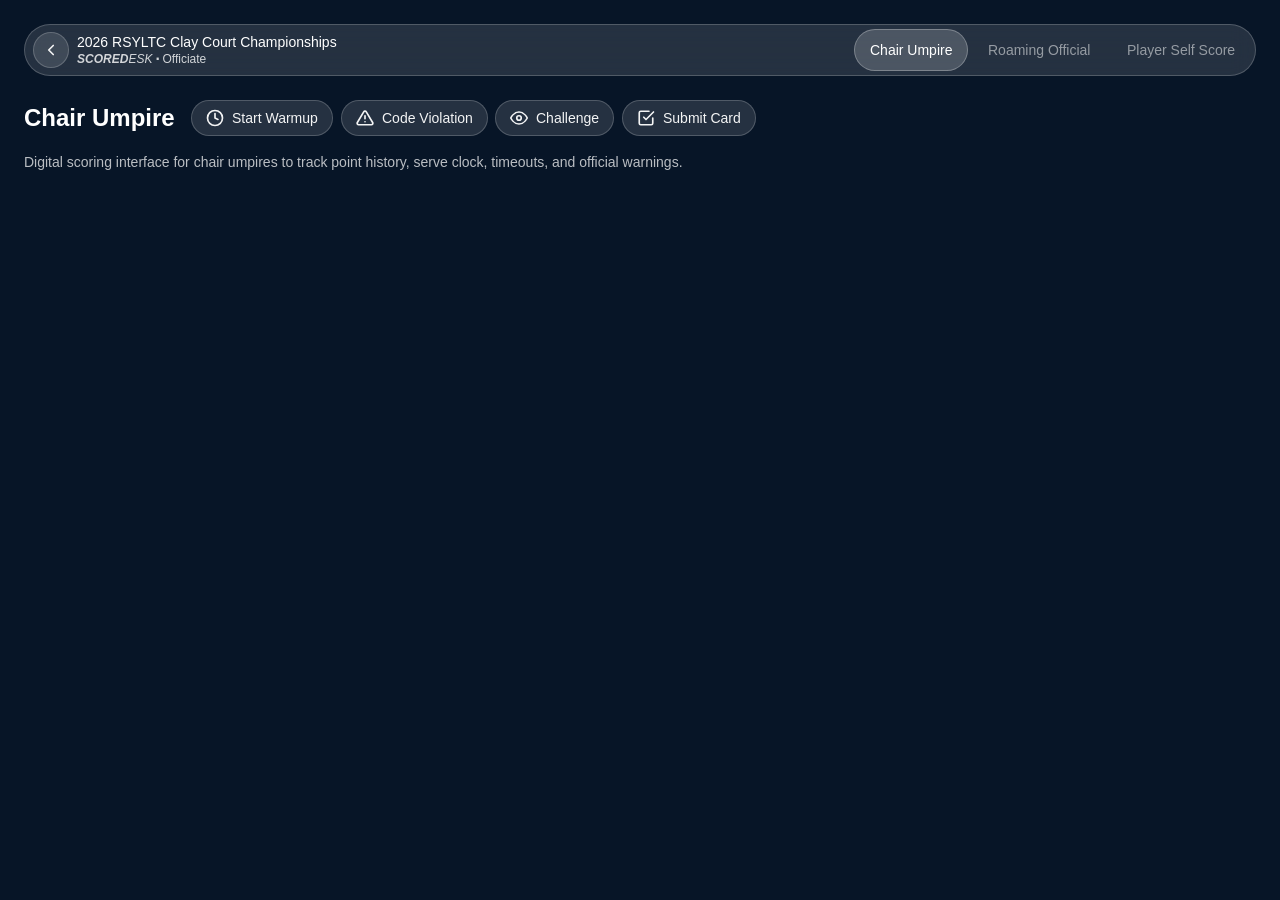
<file: officiate.html>
<!DOCTYPE html>
<html lang="en" class="no-transitions">
<head>
    <meta charset="UTF-8">
    <meta name="viewport" content="width=device-width, initial-scale=1.0">
    <title>2026 RSYLTC Clay Court Championships</title>
    <link rel="stylesheet" href="navbar.css">
    
    <script>
        window.PAGE_THEME = 'theme-australian';
        window.PAGE_PRIMARY_TITLE = [
            '<span style="font-weight: 500;">2026 RSYLTC Clay Court Championships</span>',
        ].join('');
        window.PAGE_SECONDARY_TITLE = [
            '<span style="font-weight: 900; font-style: italic;">S</span>',
            '<span style="font-weight: 838; font-style: italic;">C</span>',
            '<span style="font-weight: 775; font-style: italic;">O</span>',
            '<span style="font-weight: 713; font-style: italic;">R</span>',
            '<span style="font-weight: 650; font-style: italic;">E</span>',
            '<span style="font-weight: 588; font-style: italic;">D</span>',
            '<span style="font-weight: 525; font-style: italic;">E</span>',
            '<span style="font-weight: 463; font-style: italic;">S</span>',
            '<span style="font-weight: 400; font-style: italic;">K</span>',
            '<span style="font-weight: 1000;">&nbsp;·&nbsp;</span>',
            '<span style="font-weight: 400;">Officiate</span>'
        ].join('');

        window.PAGE_NAVIGATION_ITEMS = [
            { label: 'Chair Umpire', target: '#chairumpire' },
            { label: 'Roaming Official', target: '#roamingofficial' },
            { label: 'Player Self Score', target: '#playerselfscore' },
        ];
    </script>
    <script src="anti-flash.js"></script>
    <script src="navbar.js" defer></script>
</head>
<body>

    <div class="navigation-container" id="navContainer"></div>

    <main class="main-content">

        <section id="chairumpire" class="tab-view">
            <div class="section-header">
                <h1>Chair Umpire</h1>
                <div class="section-actions">
                    <button class="action-button" aria-label="Start Warmup Timer">
                        <svg viewBox="0 0 24 24" fill="none" stroke="currentColor" stroke-width="2.2" stroke-linecap="round" stroke-linejoin="round">
                            <circle cx="12" cy="12" r="10"></circle>
                            <polyline points="12 6 12 12 16 14"></polyline>
                        </svg>
                        <span>Start Warmup</span>
                    </button>
                    <button class="action-button" aria-label="Issue Code Violation">
                        <svg viewBox="0 0 24 24" fill="none" stroke="currentColor" stroke-width="2.2" stroke-linecap="round" stroke-linejoin="round">
                            <path d="M10.29 3.86L1.82 18a2 2 0 0 0 1.71 3h16.94a2 2 0 0 0 1.71-3L13.71 3.86a2 2 0 0 0-3.42 0z"></path>
                            <line x1="12" y1="9" x2="12" y2="13"></line>
                            <line x1="12" y1="17" x2="12.01" y2="17"></line>
                        </svg>
                        <span>Code Violation</span>
                    </button>
                    <button class="action-button" aria-label="Challenge Review">
                        <svg viewBox="0 0 24 24" fill="none" stroke="currentColor" stroke-width="2.2" stroke-linecap="round" stroke-linejoin="round">
                            <path d="M1 12s4-8 11-8 11 8 11 8-4 8-11 8-11-8-11-8z"></path>
                            <circle cx="12" cy="12" r="3"></circle>
                        </svg>
                        <span>Challenge</span>
                    </button>
                    <button class="action-button" aria-label="Submit Scorecard">
                        <svg viewBox="0 0 24 24" fill="none" stroke="currentColor" stroke-width="2.2" stroke-linecap="round" stroke-linejoin="round">
                            <polyline points="9 11 12 14 22 4"></polyline>
                            <path d="M21 12v7a2 2 0 0 1-2 2H5a2 2 0 0 1-2-2V5a2 2 0 0 1 2-2h11"></path>
                        </svg>
                        <span>Submit Card</span>
                    </button>
                </div>
                <p class="section-subtitle">Digital scoring interface for chair umpires to track point history, serve clock, timeouts, and official warnings.</p>
            </div>
        </section>

        <section id="roamingofficial" class="tab-view">
            <div class="section-header">
                <h1>Roaming Official</h1>
                <div class="section-actions">
                    <button class="action-button" aria-label="Court Status">
                        <svg viewBox="0 0 24 24" fill="none" stroke="currentColor" stroke-width="2.2" stroke-linecap="round" stroke-linejoin="round">
                            <path d="M21 10c0 7-9 13-9 13s-9-6-9-13a9 9 0 0 1 18 0z"></path>
                            <circle cx="12" cy="10" r="3"></circle>
                        </svg>
                        <span>Court Status</span>
                    </button>
                    <button class="action-button" aria-label="Report Incident">
                        <svg viewBox="0 0 24 24" fill="none" stroke="currentColor" stroke-width="2.2" stroke-linecap="round" stroke-linejoin="round">
                            <polygon points="7.86 2 16.14 2 22 7.86 22 16.14 16.14 22 7.86 22 2 16.14 2 7.86 7.86 2"></polygon>
                            <line x1="12" y1="8" x2="12" y2="12"></line>
                            <line x1="12" y1="16" x2="12.01" y2="16"></line>
                        </svg>
                        <span>Report Incident</span>
                    </button>
                    <button class="action-button" aria-label="Call Referee">
                        <svg viewBox="0 0 24 24" fill="none" stroke="currentColor" stroke-width="2.2" stroke-linecap="round" stroke-linejoin="round">
                            <path d="M22 16.92v3a2 2 0 0 1-2.18 2 19.79 19.79 0 0 1-8.63-3.07 19.5 19.5 0 0 1-6-6 19.79 19.79 0 0 1-3.07-8.67A2 2 0 0 1 4.11 2h3a2 2 0 0 1 2 1.72 12.84 12.84 0 0 0 .7 2.81 2 2 0 0 1-.45 2.11L8.09 9.91a16 16 0 0 0 6 6l1.27-1.27a2 2 0 0 1 2.11-.45 12.84 12.84 0 0 0 2.81.7A2 2 0 0 1 22 16.92z"></path>
                        </svg>
                        <span>Call Ref</span>
                    </button>
                </div>
                <p class="section-subtitle">Mobile dashboard for roaming court monitors to report rule enforcement, ball mark inspections, and medical timeouts.</p>
            </div>
        </section>

        <section id="playerselfscore" class="tab-view">
            <div class="section-header">
                <h1>Player Self Score</h1>
                <div class="section-actions">
                    <button class="action-button" aria-label="Enter Score">
                        <svg viewBox="0 0 24 24" fill="none" stroke="currentColor" stroke-width="2.2" stroke-linecap="round" stroke-linejoin="round">
                            <path d="M12 20h9"></path>
                            <path d="M16.5 3.5a2.121 2.121 0 0 1 3 3L7 19l-4 1 1-4L16.5 3.5z"></path>
                        </svg>
                        <span>Enter Score</span>
                    </button>
                    <button class="action-button" aria-label="Confirm Opponent">
                        <svg viewBox="0 0 24 24" fill="none" stroke="currentColor" stroke-width="2.2" stroke-linecap="round" stroke-linejoin="round">
                            <polyline points="20 6 9 17 4 12"></polyline>
                        </svg>
                        <span>Confirm Opponent</span>
                    </button>
                    <button class="action-button" aria-label="Request Official">
                        <svg viewBox="0 0 24 24" fill="none" stroke="currentColor" stroke-width="2.2" stroke-linecap="round" stroke-linejoin="round">
                            <circle cx="12" cy="12" r="10"></circle>
                            <path d="M9.09 9a3 3 0 0 1 5.83 1c0 2-3 3-3 3"></path>
                            <line x1="12" y1="17" x2="12.01" y2="17"></line>
                        </svg>
                        <span>Request Official</span>
                    </button>
                </div>
                <p class="section-subtitle">Fast self-reporting score submission portal for unofficiated preliminary and consolation matches.</p>
            </div>
        </section>
    </main>

</body>
</html>
</file>
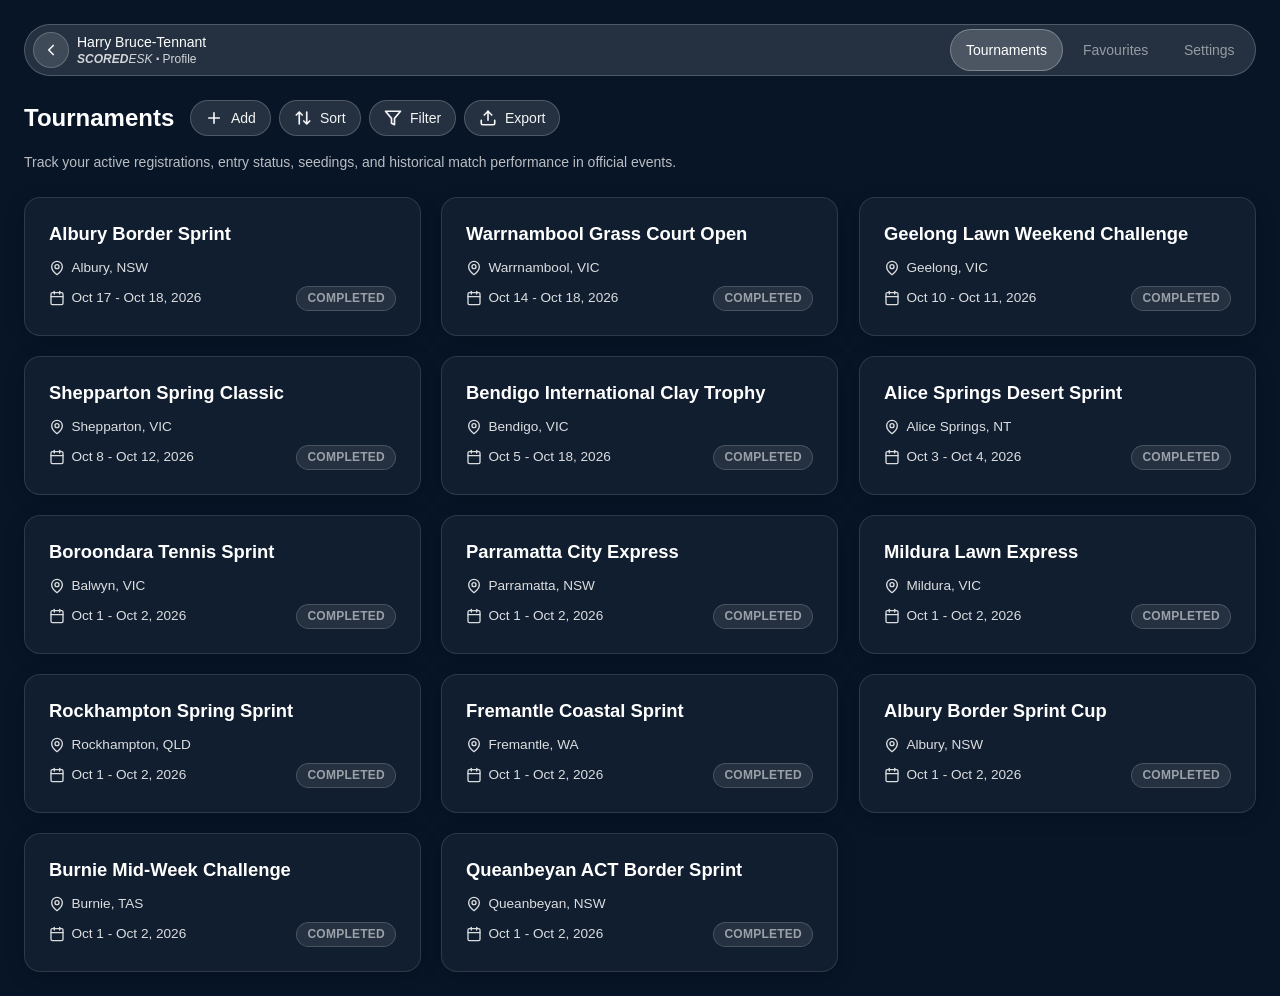
<file: profile.html>
<!DOCTYPE html>
<html lang="en" class="no-transitions">
<head>
    <meta charset="UTF-8">
    <meta name="viewport" content="width=device-width, initial-scale=1.0">
    <title>Harry Bruce-Tennant</title>
    <link rel="stylesheet" href="navbar.css">
    
    <script>
        window.PAGE_THEME = 'theme-australian';
        window.PAGE_PRIMARY_TITLE = [
            '<span style="font-weight: 500;">Harry Bruce-Tennant</span>',
        ].join('');
        window.PAGE_SECONDARY_TITLE = [
            '<span style="font-weight: 900; font-style: italic;">S</span>',
            '<span style="font-weight: 838; font-style: italic;">C</span>',
            '<span style="font-weight: 775; font-style: italic;">O</span>',
            '<span style="font-weight: 713; font-style: italic;">R</span>',
            '<span style="font-weight: 650; font-style: italic;">E</span>',
            '<span style="font-weight: 588; font-style: italic;">D</span>',
            '<span style="font-weight: 525; font-style: italic;">E</span>',
            '<span style="font-weight: 463; font-style: italic;">S</span>',
            '<span style="font-weight: 400; font-style: italic;">K</span>',
            '<span style="font-weight: 1000;">&nbsp;·&nbsp;</span>',
            '<span style="font-weight: 400;">Profile</span>'
        ].join('');

        window.PAGE_NAVIGATION_ITEMS = [
            { label: 'Tournaments', target: '#tournaments' },
            { label: 'Favourites', target: '#favourites' },
            { label: 'Settings', target: '#settings' },
        ];
    </script>
    <script src="anti-flash.js"></script>
    <script src="navbar.js" defer></script>
</head>
<body>

    <div class="navigation-container" id="navContainer"></div>

    <main class="main-content">

        <!-- Tournaments Tab -->
        <section id="tournaments" class="tab-view is-active">
            <div class="section-header">
                <h1>Tournaments</h1>
                <div class="section-actions">
                    <button class="action-button" aria-label="Add Tournament">
                        <svg viewBox="0 0 24 24" fill="none" stroke="currentColor" stroke-width="2.2" stroke-linecap="round" stroke-linejoin="round">
                            <line x1="12" y1="5" x2="12" y2="19"></line>
                            <line x1="5" y1="12" x2="19" y2="12"></line>
                        </svg>
                        <span>Add</span>
                    </button>
                    <button class="action-button" aria-label="Sort Tournaments">
                        <svg viewBox="0 0 24 24" fill="none" stroke="currentColor" stroke-width="2.2" stroke-linecap="round" stroke-linejoin="round">
                            <path d="m21 16-4 4-4-4M17 20V4M3 8l4-4 4 4M7 4v16"></path>
                        </svg>
                        <span>Sort</span>
                    </button>
                    <button class="action-button" aria-label="Filter Tournaments">
                        <svg viewBox="0 0 24 24" fill="none" stroke="currentColor" stroke-width="2.2" stroke-linecap="round" stroke-linejoin="round">
                            <polygon points="22 3 2 3 10 12.46 10 19 14 21 14 12.46 22 3"></polygon>
                        </svg>
                        <span>Filter</span>
                    </button>
                    <button class="action-button" aria-label="Export Tournaments">
                        <svg viewBox="0 0 24 24" fill="none" stroke="currentColor" stroke-width="2.2" stroke-linecap="round" stroke-linejoin="round">
                            <path d="M21 15v4a2 2 0 0 1-2 2H5a2 2 0 0 1-2-2v-4"></path>
                            <polyline points="17 8 12 3 7 8"></polyline>
                            <line x1="12" y1="3" x2="12" y2="15"></line>
                        </svg>
                        <span>Export</span>
                    </button>
                </div>
                <p class="section-subtitle">Track your active registrations, entry status, seedings, and historical match performance in official events.</p>
            </div>

            <!-- Dynamic Adaptive Tournament Grid -->
            <div class="portal-grid" id="tournamentGrid"></div>
        </section>

        <!-- Favourites Tab -->
        <section id="favourites" class="tab-view">
            <div class="section-header">
                <h1>Favourites</h1>
                <div class="section-actions">
                    <button class="action-button" aria-label="Add Favourite">
                        <svg viewBox="0 0 24 24" fill="none" stroke="currentColor" stroke-width="2.2" stroke-linecap="round" stroke-linejoin="round">
                            <line x1="12" y1="5" x2="12" y2="19"></line>
                            <line x1="5" y1="12" x2="19" y2="12"></line>
                        </svg>
                        <span>Add</span>
                    </button>
                    <button class="action-button" aria-label="Sort Favourites">
                        <svg viewBox="0 0 24 24" fill="none" stroke="currentColor" stroke-width="2.2" stroke-linecap="round" stroke-linejoin="round">
                            <path d="m21 16-4 4-4-4M17 20V4M3 8l4-4 4 4M7 4v16"></path>
                        </svg>
                        <span>Sort</span>
                    </button>
                    <button class="action-button" aria-label="Filter Favourites">
                        <svg viewBox="0 0 24 24" fill="none" stroke="currentColor" stroke-width="2.2" stroke-linecap="round" stroke-linejoin="round">
                            <polygon points="22 3 2 3 10 12.46 10 19 14 21 14 12.46 22 3"></polygon>
                        </svg>
                        <span>Filter</span>
                    </button>
                    <button class="action-button" aria-label="Share Favourites">
                        <svg viewBox="0 0 24 24" fill="none" stroke="currentColor" stroke-width="2.2" stroke-linecap="round" stroke-linejoin="round">
                            <circle cx="18" cy="5" r="3"></circle>
                            <circle cx="6" cy="12" r="3"></circle>
                            <circle cx="18" cy="19" r="3"></circle>
                            <line x1="8.59" y1="13.51" x2="15.42" y2="17.49"></line>
                            <line x1="15.41" y1="6.51" x2="8.59" y2="10.49"></line>
                        </svg>
                        <span>Share</span>
                    </button>
                </div>
                <p class="section-subtitle">Manage your saved tournaments, players, and bookmarked events.</p>
            </div>

            <!-- Favourites Adaptive Cards Grid -->
            <div class="portal-grid" id="favouritesGrid"></div>
        </section>

        <!-- Settings Tab -->
        <section id="settings" class="tab-view">
            <div class="section-header">
                <h1>Settings</h1>
                <div class="section-actions">
                    <button class="action-button" aria-label="Save Settings">
                        <svg viewBox="0 0 24 24" fill="none" stroke="currentColor" stroke-width="2.2" stroke-linecap="round" stroke-linejoin="round">
                            <path d="M19 21H5a2 2 0 0 1-2-2V5a2 2 0 0 1 2-2h11l5 5v11a2 2 0 0 1-2 2z"></path>
                            <polyline points="17 21 17 13 7 13 7 21"></polyline>
                            <polyline points="7 3 7 8 15 8"></polyline>
                        </svg>
                        <span>Save</span>
                    </button>
                    <button class="action-button" aria-label="Reset Settings">
                        <svg viewBox="0 0 24 24" fill="none" stroke="currentColor" stroke-width="2.2" stroke-linecap="round" stroke-linejoin="round">
                            <path d="M3 12a9 9 0 1 0 9-9 9.75 9.75 0 0 0-6.74 2.74L3 8"></path>
                            <path d="M3 3v5h5"></path>
                        </svg>
                        <span>Reset</span>
                    </button>
                    <button class="action-button" aria-label="Backup Settings">
                        <svg viewBox="0 0 24 24" fill="none" stroke="currentColor" stroke-width="2.2" stroke-linecap="round" stroke-linejoin="round">
                            <path d="M21 15v4a2 2 0 0 1-2 2H5a2 2 0 0 1-2-2v-4"></path>
                            <polyline points="17 8 12 3 7 8"></polyline>
                            <line x1="12" y1="3" x2="12" y2="15"></line>
                        </svg>
                        <span>Backup</span>
                    </button>
                </div>
                <p class="section-subtitle">Adjust your user preferences, notification choices, and display themes.</p>
            </div>
        </section>

    </main>

    <!-- Tournament & Favourites Renderer Script -->
    <script>
        const tournamentData = [
            { title: "Albury Border Sprint", location: "Albury, NSW", date: "Oct 17 - Oct 18, 2026" },
            { title: "Warrnambool Grass Court Open", location: "Warrnambool, VIC", date: "Oct 14 - Oct 18, 2026" },
            { title: "Geelong Lawn Weekend Challenge", location: "Geelong, VIC", date: "Oct 10 - Oct 11, 2026" },
            { title: "Shepparton Spring Classic", location: "Shepparton, VIC", date: "Oct 8 - Oct 12, 2026" },
            { title: "Bendigo International Clay Trophy", location: "Bendigo, VIC", date: "Oct 5 - Oct 18, 2026" },
            { title: "Alice Springs Desert Sprint", location: "Alice Springs, NT", date: "Oct 3 - Oct 4, 2026" },
            { title: "Boroondara Tennis Sprint", location: "Balwyn, VIC", date: "Oct 1 - Oct 2, 2026" },
            { title: "Parramatta City Express", location: "Parramatta, NSW", date: "Oct 1 - Oct 2, 2026" },
            { title: "Mildura Lawn Express", location: "Mildura, VIC", date: "Oct 1 - Oct 2, 2026" },
            { title: "Rockhampton Spring Sprint", location: "Rockhampton, QLD", date: "Oct 1 - Oct 2, 2026" },
            { title: "Fremantle Coastal Sprint", location: "Fremantle, WA", date: "Oct 1 - Oct 2, 2026" },
            { title: "Albury Border Sprint Cup", location: "Albury, NSW", date: "Oct 1 - Oct 2, 2026" },
            { title: "Burnie Mid-Week Challenge", location: "Burnie, TAS", date: "Oct 1 - Oct 2, 2026" },
            { title: "Queanbeyan ACT Border Sprint", location: "Queanbeyan, NSW", date: "Oct 1 - Oct 2, 2026" }
        ];

        // Favourites Cards Data System (200 Cards: Alternate Tournament, Player, Match)
        const favouritesData = [
            { type: "tournament", title: "Tamworth Country Weekend Masters", location: "Tamworth, NSW", date: "Dec 18 - Dec 19, 2027" },
            { type: "player", title: "John Smith (Australia)", utr: "UTR = 7.19", winLoss: "Won / Lost = 56 / 14" },
            { type: "match", title: "John Doe (AUS) vs. Peter Smith (USA)", player1: "J. Doe [7]", player2: "P. Smith", scores1: [{ val: "30", bold: false }, { val: "6", bold: true }, { val: "5", bold: false }, { val: "4", bold: false }], scores2: [{ val: "40", bold: false }, { val: "0", bold: false }, { val: "7", bold: true }, { val: "5", bold: false }], matchInfo: "Court 3 · 2h32m", server: 1 },
            { type: "tournament", title: "Devonport Tennis Challenge", location: "Devonport, TAS", date: "Dec 10 - Dec 14, 2027" },
            { type: "player", title: "Carlos Alcaraz (Spain)", utr: "UTR = 16.24", winLoss: "Won / Lost = 84 / 12" },
            { type: "match", title: "A. de Minaur (AUS) vs. C. Alcaraz (ESP)", player1: "A. de Minaur [10]", player2: "C. Alcaraz [3]", scores1: [{ val: "15", bold: false }, { val: "7", bold: true }, { val: "3", bold: false }, { val: "6", bold: true }], scores2: [{ val: "30", bold: false }, { val: "6", bold: false }, { val: "6", bold: true }, { val: "4", bold: false }], matchInfo: "Rod Laver Arena · 2h48m", server: 2 },
            { type: "tournament", title: "Esperance Coastal Sprint", location: "Esperance, WA", date: "Dec 4 - Dec 5, 2027" },
            { type: "player", title: "Novak Djokovic (Serbia)", utr: "UTR = 16.18", winLoss: "Won / Lost = 92 / 10" },
            { type: "match", title: "N. Djokovic (SRB) vs. J. Sinner (ITA)", player1: "N. Djokovic [1]", player2: "J. Sinner [2]", scores1: [{ val: "40", bold: false }, { val: "4", bold: false }, { val: "6", bold: true }, { val: "7", bold: true }, { val: "6", bold: true }], scores2: [{ val: "15", bold: false }, { val: "6", bold: true }, { val: "4", bold: false }, { val: "6", bold: false }, { val: "3", bold: false }], matchInfo: "Centre Court · 3h45m", server: 1 },
            { type: "tournament", title: "Tasmanian Summer Masters", location: "Hobart, TAS", date: "Dec 1 - Dec 14, 2027" },
            { type: "player", title: "Jannik Sinner (Italy)", utr: "UTR = 16.31", winLoss: "Won / Lost = 88 / 9" },
            { type: "match", title: "D. Medvedev (MON) vs. A. Zverev (GER)", player1: "D. Medvedev [4]", player2: "A. Zverev [5]", scores1: [{ val: "0", bold: false }, { val: "6", bold: true }, { val: "6", bold: true }], scores2: [{ val: "15", bold: false }, { val: "4", bold: false }, { val: "2", bold: false }], matchInfo: "Philippe-Chatrier · 1h52m", server: 2 },
            { type: "tournament", title: "Margaret River Clay Sprint", location: "Margaret River, WA", date: "Nov 20 - Nov 21, 2027" },
            { type: "player", title: "Daniil Medvedev (Monaco)", utr: "UTR = 15.92", winLoss: "Won / Lost = 76 / 18" },
            { type: "match", title: "S. Tsitsipas (GRE) vs. C. Ruud (NOR)", player1: "S. Tsitsipas [8]", player2: "C. Ruud [9]", scores1: [{ val: "30", bold: false }, { val: "3", bold: false }, { val: "6", bold: true }, { val: "6", bold: true }], scores2: [{ val: "40", bold: false }, { val: "6", bold: true }, { val: "2", bold: false }, { val: "3", bold: false }], matchInfo: "Stadium 1 · 2h15m", server: 1 },
            { type: "tournament", title: "Wollongong City Showcase", location: "Wollongong, NSW", date: "Nov 12 - Nov 16, 2027" },
            { type: "player", title: "Alexander Zverev (Germany)", utr: "UTR = 15.85", winLoss: "Won / Lost = 71 / 20" },
            { type: "match", title: "H. Hurkacz (POL) vs. T. Fritz (USA)", player1: "H. Hurkacz [11]", player2: "T. Fritz [12]", scores1: [{ val: "A", bold: false }, { val: "7", bold: true }, { val: "6", bold: true }], scores2: [{ val: "40", bold: false }, { val: "6", bold: false }, { val: "4", bold: false }], matchInfo: "Arthur Ashe Stadium · 1h38m", server: 2 },
        ];

        function getTournamentStatus(dateStr) {
            const match = dateStr.match(/^([A-Za-z]+)\s+(\d+)\s*-\s*([A-Za-z]+)\s+(\d+),\s*(\d{4})$/);
            if (!match) return 'upcoming';

            const [, startMonthStr, startDayStr, endMonthStr, endDayStr, yearStr] = match;

            const endYear = parseInt(yearStr, 10);
            const startDay = parseInt(startDayStr, 10);
            const endDay = parseInt(endDayStr, 10);

            const monthMap = {
                jan: 0, feb: 1, mar: 2, apr: 3, may: 4, jun: 5,
                jul: 6, aug: 7, sep: 8, oct: 9, nov: 10, dec: 11
            };

            const startMonth = monthMap[startMonthStr.slice(0, 3).toLowerCase()];
            const endMonth = monthMap[endMonthStr.slice(0, 3).toLowerCase()];

            if (startMonth === undefined || endMonth === undefined) return 'upcoming';

            const startYear = (startMonth > endMonth) ? endYear - 1 : endYear;

            const startDate = new Date(startYear, startMonth, startDay, 0, 0, 0, 0);
            const endDate = new Date(endYear, endMonth, endDay, 23, 59, 59, 999);

            const now = new Date();

            if (now < startDate) {
                return 'upcoming';
            } else if (now > endDate) {
                return 'completed';
            } else {
                return 'live';
            }
        }

        function renderTournamentCards(items) {
            const container = document.getElementById('tournamentGrid');
            if (!container) return;

            container.innerHTML = items.map(item => {
                const status = getTournamentStatus(item.date);

                return `
                    <a href="javascript:void(0);" class="card portal-card" onclick="event.preventDefault();">
                        <div class="card-header">
                            <h2 class="card-title">${item.title}</h2>
                        </div>
                        <div class="card-body">
                            <div class="card-info-row card-location">
                                <span>${item.location}</span>
                            </div>
                            <div class="card-footer-row">
                                <div class="card-info-row card-date">
                                    <span>${item.date}</span>
                                </div>
                                <span class="status-pill status-${status}">
                                    ${status === 'live' ? '<span class="live-dot"></span>LIVE' : status.toUpperCase()}
                                </span>
                            </div>
                        </div>
                    </a>
                `;
            }).join('');
        }

        function renderFavouritesCards(items) {
            const container = document.getElementById('favouritesGrid');
            if (!container) return;

            container.innerHTML = items.map(item => {
                if (item.type === 'tournament') {
                    return `
                        <a href="javascript:void(0);" class="card portal-card" onclick="event.preventDefault();">
                            <div class="card-header">
                                <h2 class="card-title">${item.title}</h2>
                            </div>
                            <div class="card-body">
                                <div class="card-info-row card-location">
                                    <span>${item.location}</span>
                                </div>
                                <div class="card-footer-row">
                                    <div class="card-info-row card-date">
                                        <span>${item.date}</span>
                                    </div>
                                    <span class="status-pill status-tournament">TOURNAMENT</span>
                                </div>
                            </div>
                        </a>
                    `;
                } else if (item.type === 'player') {
                    return `
                        <a href="javascript:void(0);" class="card portal-card" onclick="event.preventDefault();">
                            <div class="card-header">
                                <h2 class="card-title">${item.title}</h2>
                            </div>
                            <div class="card-body">
                                <div class="card-info-row card-utr">
                                    <span>${item.utr}</span>
                                </div>
                                <div class="card-footer-row">
                                    <div class="card-info-row card-winloss">
                                        <span>${item.winLoss}</span>
                                    </div>
                                    <span class="status-pill status-player">PLAYER</span>
                                </div>
                            </div>
                        </a>
                    `;
                } else if (item.type === 'match') {
                    const scores1 = item.scores1 || [
                        { val: "30", bold: false },
                        { val: "6", bold: true },
                        { val: "5", bold: false },
                        { val: "4", bold: false }
                    ];
                    const scores2 = item.scores2 || [
                        { val: "40", bold: false },
                        { val: "0", bold: false },
                        { val: "7", bold: true },
                        { val: "5", bold: false }
                    ];

                    const p1IconClass = (item.server === 1 || item.server === 'p1' || item.server === 'top') ? 'card-ball' : 'card-empty-icon';
                    const p2IconClass = (item.server === 1 || item.server === 'p1' || item.server === 'top') ? 'card-empty-icon' : 'card-ball';

                    return `
                        <a href="javascript:void(0);" class="card portal-card" onclick="event.preventDefault();">
                            <div class="card-header">
                                <h2 class="card-title">${item.title}</h2>
                            </div>
                            <div class="card-body">
                                <div class="card-info-row ${p1IconClass}">
                                    <span class="player-name">${item.player1}</span>
                                    <div class="match-scores">
                                        ${scores1.map(s => `<span class="score-col ${s.bold ? 'score-bold' : ''}">${s.val}</span>`).join('')}
                                    </div>
                                </div>
                                <div class="card-info-row ${p2IconClass}">
                                    <span class="player-name">${item.player2}</span>
                                    <div class="match-scores">
                                        ${scores2.map(s => `<span class="score-col ${s.bold ? 'score-bold' : ''}">${s.val}</span>`).join('')}
                                    </div>
                                </div>
                                <div class="card-footer-row">
                                    <div class="card-info-row card-match-info">
                                        <span>${item.matchInfo}</span>
                                    </div>
                                    <span class="status-pill status-match">MATCH</span>
                                </div>
                            </div>
                        </a>
                    `;
                }
                return '';
            }).join('');
        }

        document.addEventListener('DOMContentLoaded', () => {
            renderTournamentCards(tournamentData);
            renderFavouritesCards(favouritesData);
        });
    </script>
</body>
</html>
</file>
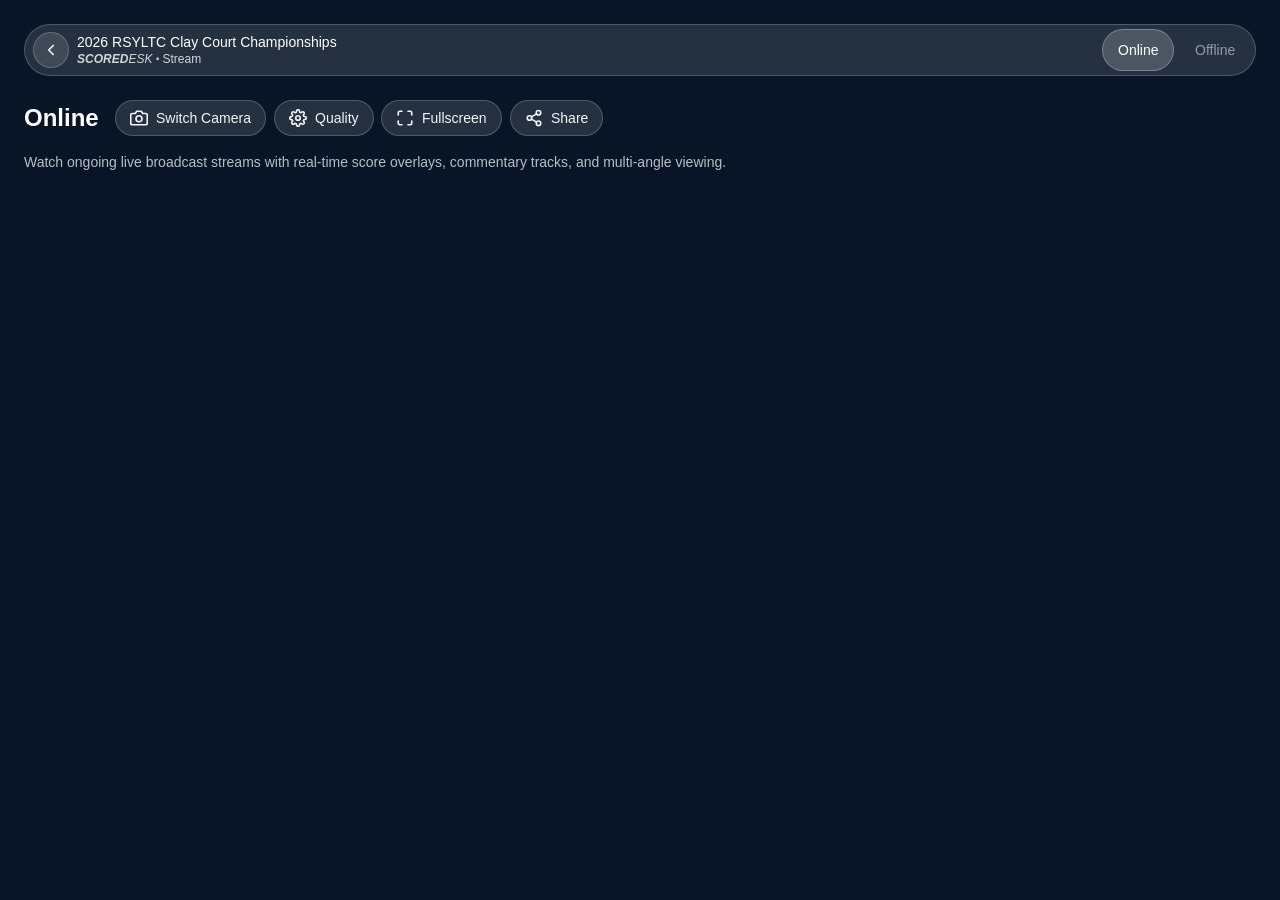
<file: stream.html>
<!DOCTYPE html>
<html lang="en" class="no-transitions">
<head>
    <meta charset="UTF-8">
    <meta name="viewport" content="width=device-width, initial-scale=1.0">
    <title>2026 RSYLTC Clay Court Championships</title>
    <link rel="stylesheet" href="navbar.css">
    
    <script>
        window.PAGE_THEME = 'theme-australian';
        window.PAGE_PRIMARY_TITLE = [
            '<span style="font-weight: 500;">2026 RSYLTC Clay Court Championships</span>',
        ].join('');
        window.PAGE_SECONDARY_TITLE = [
            '<span style="font-weight: 900; font-style: italic;">S</span>',
            '<span style="font-weight: 838; font-style: italic;">C</span>',
            '<span style="font-weight: 775; font-style: italic;">O</span>',
            '<span style="font-weight: 713; font-style: italic;">R</span>',
            '<span style="font-weight: 650; font-style: italic;">E</span>',
            '<span style="font-weight: 588; font-style: italic;">D</span>',
            '<span style="font-weight: 525; font-style: italic;">E</span>',
            '<span style="font-weight: 463; font-style: italic;">S</span>',
            '<span style="font-weight: 400; font-style: italic;">K</span>',
            '<span style="font-weight: 1000;">&nbsp;·&nbsp;</span>',
            '<span style="font-weight: 400;">Stream</span>'
        ].join('');

        window.PAGE_NAVIGATION_ITEMS = [
            { label: 'Online', target: '#online' },
            { label: 'Offline', target: '#offline' },
        ];
    </script>
    <script src="anti-flash.js"></script>
    <script src="navbar.js" defer></script>
</head>
<body>

    <div class="navigation-container" id="navContainer"></div>

    <main class="main-content">

        <section id="online" class="tab-view">
            <div class="section-header">
                <h1>Online</h1>
                <div class="section-actions">
                    <button class="action-button" aria-label="Switch Camera">
                        <svg viewBox="0 0 24 24" fill="none" stroke="currentColor" stroke-width="2.2" stroke-linecap="round" stroke-linejoin="round">
                            <path d="M23 19a2 2 0 0 1-2 2H3a2 2 0 0 1-2-2V8a2 2 0 0 1 2-2h4l2-3h6l2 3h4a2 2 0 0 1 2 2z"></path>
                            <circle cx="12" cy="13" r="4"></circle>
                        </svg>
                        <span>Switch Camera</span>
                    </button>
                    <button class="action-button" aria-label="Stream Quality">
                        <svg viewBox="0 0 24 24" fill="none" stroke="currentColor" stroke-width="2.2" stroke-linecap="round" stroke-linejoin="round">
                            <circle cx="12" cy="12" r="3"></circle>
                            <path d="M19.4 15a1.65 1.65 0 0 0 .33 1.82l.06.06a2 2 0 0 1 0 2.83 2 2 0 0 1-2.83 0l-.06-.06a1.65 1.65 0 0 0-1.82-.33 1.65 1.65 0 0 0-1 1.51V21a2 2 0 0 1-2 2 2 2 0 0 1-2-2v-.09A1.65 1.65 0 0 0 9 19.4a1.65 1.65 0 0 0-1.82.33l-.06.06a2 2 0 0 1-2.83 0 2 2 0 0 1 0-2.83l.06-.06a1.65 1.65 0 0 0 .33-1.82 1.65 1.65 0 0 0-1.51-1H3a2 2 0 0 1-2-2 2 2 0 0 1 2-2h.09A1.65 1.65 0 0 0 4.6 9a1.65 1.65 0 0 0-.33-1.82l-.06-.06a2 2 0 0 1 0-2.83 2 2 0 0 1 2.83 0l.06.06a1.65 1.65 0 0 0 1.82.33H9a1.65 1.65 0 0 0 1-1.51V3a2 2 0 0 1 2-2 2 2 0 0 1 2 2v.09a1.65 1.65 0 0 0 1 1.51 1.65 1.65 0 0 0 1.82-.33l.06-.06a2 2 0 0 1 2.83 0 2 2 0 0 1 0 2.83l-.06.06a1.65 1.65 0 0 0-.33 1.82V9a1.65 1.65 0 0 0 1.51 1H21a2 2 0 0 1 2 2 2 2 0 0 1-2 2h-.09a1.65 1.65 0 0 0-1.51 1z"></path>
                        </svg>
                        <span>Quality</span>
                    </button>
                    <button class="action-button" aria-label="Fullscreen">
                        <svg viewBox="0 0 24 24" fill="none" stroke="currentColor" stroke-width="2.2" stroke-linecap="round" stroke-linejoin="round">
                            <path d="M8 3H5a2 2 0 0 0-2 2v3m18 0V5a2 2 0 0 0-2-2h-3m0 18h3a2 2 0 0 0 2-2v-3M3 16v3a2 2 0 0 0 2 2h3"></path>
                        </svg>
                        <span>Fullscreen</span>
                    </button>
                    <button class="action-button" aria-label="Share Stream">
                        <svg viewBox="0 0 24 24" fill="none" stroke="currentColor" stroke-width="2.2" stroke-linecap="round" stroke-linejoin="round">
                            <circle cx="18" cy="5" r="3"></circle>
                            <circle cx="6" cy="12" r="3"></circle>
                            <circle cx="18" cy="19" r="3"></circle>
                            <line x1="8.59" y1="13.51" x2="15.42" y2="17.49"></line>
                            <line x1="15.41" y1="6.51" x2="8.59" y2="10.49"></line>
                        </svg>
                        <span>Share</span>
                    </button>
                </div>
                <p class="section-subtitle">Watch ongoing live broadcast streams with real-time score overlays, commentary tracks, and multi-angle viewing.</p>
            </div>
        </section>

        <section id="offline" class="tab-view">
            <div class="section-header">
                <h1>Offline</h1>
                <div class="section-actions">
                    <button class="action-button" aria-label="Search Replays">
                        <svg viewBox="0 0 24 24" fill="none" stroke="currentColor" stroke-width="2.2" stroke-linecap="round" stroke-linejoin="round">
                            <circle cx="11" cy="11" r="8"></circle>
                            <line x1="21" y1="21" x2="16.65" y2="16.65"></line>
                        </svg>
                        <span>Search Replays</span>
                    </button>
                    <button class="action-button" aria-label="Filter Court">
                        <svg viewBox="0 0 24 24" fill="none" stroke="currentColor" stroke-width="2.2" stroke-linecap="round" stroke-linejoin="round">
                            <polygon points="22 3 2 3 10 12.46 10 19 14 21 14 12.46 22 3"></polygon>
                        </svg>
                        <span>Filter Court</span>
                    </button>
                    <button class="action-button" aria-label="Highlights">
                        <svg viewBox="0 0 24 24" fill="none" stroke="currentColor" stroke-width="2.2" stroke-linecap="round" stroke-linejoin="round">
                            <rect x="2" y="2" width="20" height="20" rx="2.18" ry="2.18"></rect>
                            <line x1="7" y1="2" x2="7" y2="22"></line>
                            <line x1="17" y1="2" x2="17" y2="22"></line>
                            <line x1="2" y1="12" x2="22" y2="12"></line>
                            <line x1="2" y1="7" x2="7" y2="7"></line>
                            <line x1="2" y1="17" x2="7" y2="17"></line>
                            <line x1="17" y1="17" x2="22" y2="17"></line>
                            <line x1="17" y1="7" x2="22" y2="7"></line>
                        </svg>
                        <span>Highlights</span>
                    </button>
                </div>
                <p class="section-subtitle">Access recorded match archives, extended highlights, and court replays from previous championship days.</p>
            </div>
        </section>
    </main>

</body>
</html>
</file>
<file: navbar.css>
/* ==========================================================================
   Navigation Component Stylesheet (Apple Design & Safari WebKit Optimized)
   ========================================================================== */

/* -------------------------------------------------------------
   0. Global Resets & Transitions Control
   ------------------------------------------------------------- */
.no-transitions *,
.no-transitions *::before,
.no-transitions *::after {
    transition: none !important;
}

*, *::before, *::after {
    box-sizing: border-box;
    margin: 0;
    padding: 0;
    -webkit-tap-highlight-color: transparent;
}

/* -------------------------------------------------------------
   1. Design Tokens & Theme Definitions (Apple Fluid Guidelines)
   ------------------------------------------------------------- */
:root {
    --canvas-background-color: #0B192C;
    --court-accent-color: #38BDF8;
    --navbar-height: 52px;
    --back-btn-size: 36px;
    --tab-bubble-height: 44px;
    --back-btn-offset: calc((var(--navbar-height) - var(--back-btn-size)) / 2);
    --tab-bubble-offset-v: calc((var(--navbar-height) - var(--tab-bubble-height)) / 2);
    --page-outer-spacing: 24px;
    --navbar-background: rgba(255, 255, 255, 0.12);
    --navbar-border-color: rgba(255, 255, 255, 0.2);
    --navbar-blur: blur(12px);
    --card-radius: 16px;
    --circular-border-radius: 9999px;
    
    --ease-spring: cubic-bezier(0.34, 1.5, 0.64, 1);
    --ease-cinematic: cubic-bezier(0.32, 0.94, 0.2, 1);
    --ease-bubble: cubic-bezier(0.32, 0.94, 0.2, 1);
    --fade-duration: 0.4s;
    --slide-duration: 0.75s;
    --chevron-duration: 0.5s;

    --bar3-fade-out-duration: 0.75s;
    --bar3-fade-in-duration: 0.75s;
    --bar3-h: 0px;
}

/* Themes */
:root.theme-australian, body.theme-australian { --canvas-background-color: #071527; --court-accent-color: #38BDF8; }
:root.theme-french, body.theme-french         { --canvas-background-color: #1A4D2E; --court-accent-color: #E27355; }
:root.theme-wimbledon, body.theme-wimbledon   { --canvas-background-color: #3D2358; --court-accent-color: #34D399; }
:root.theme-usopen, body.theme-usopen         { --canvas-background-color: #1E293B; --court-accent-color: #60A5FA; }
:root.theme-streams, body.theme-streams       { --canvas-background-color: #0B3D66; --court-accent-color: #38BDF8; }
:root.theme-settings, body.theme-settings     { --canvas-background-color: #2B1B3F; --court-accent-color: #C084FC; }

/* -------------------------------------------------------------
   2. Base Layout & Typography
   ------------------------------------------------------------- */
body {
    background-color: var(--canvas-background-color);
    width: 100%;
    min-height: 100vh;
    overflow-x: hidden;
    padding: var(--page-outer-spacing);
    font-family: "SF Pro Text", -apple-system, BlinkMacSystemFont, "Segoe UI", Roboto, sans-serif;
    -webkit-font-smoothing: antialiased;
    color: #FFFFFF;
    transition: background-color var(--fade-duration) var(--ease-cinematic);
}

.active-tab-display, 
h1, h2, h3, h4, h5, h6, 
.main-content {
    color: #FFFFFF !important;
}

.navigation-container {
    position: fixed;
    top: var(--page-outer-spacing);
    left: var(--page-outer-spacing);
    right: var(--page-outer-spacing);
    z-index: 1000;
    display: flex;
    flex-direction: column;
    margin-bottom: 0;
    transform: translateZ(0);
}

.main-content {
    margin-top: calc(var(--navbar-height) + var(--page-outer-spacing) + var(--bar3-h, 0px));
    transition: margin-top var(--bar3-fade-out-duration) var(--ease-cinematic),
                transform 0.3s var(--ease-cinematic);
}

.tab-view {
    display: none;
    overflow: visible;
    scroll-margin-top: calc(var(--navbar-height) + (2 * var(--page-outer-spacing)) + var(--bar3-h, 0px));
}

.tab-view.is-active {
    display: block;
}

/* -------------------------------------------------------------
   3. Main Navbar Shell
   ------------------------------------------------------------- */
.navbar {
    width: 100%;
    height: var(--navbar-height);
    background: var(--navbar-background);
    border-radius: var(--circular-border-radius);
    border: 1px solid var(--navbar-border-color);
    overflow: hidden;
    display: flex;
    align-items: center;
    justify-content: space-between;
    position: relative;
    isolation: isolate;
}

@supports (backdrop-filter: var(--navbar-blur)) or (-webkit-backdrop-filter: var(--navbar-blur)) {
    .navbar {
        background: var(--navbar-background);
        backdrop-filter: var(--navbar-blur);
        -webkit-backdrop-filter: var(--navbar-blur);
    }
}

/* -------------------------------------------------------------
   4. Universal Action Button & Branding Components
   ------------------------------------------------------------- */
.branding-group {
    display: flex;
    align-items: center;
    padding-left: var(--back-btn-offset);
    flex-shrink: 0;
    width: max-content;
    z-index: 2;
    height: 100%;
}

.navigation-container:not(.is-collapsed-mode) .header-titles {
    flex-shrink: 0;
    width: max-content;
}

.action-button,
.icon-action-button {
    height: var(--back-btn-size);
    min-width: var(--back-btn-size);
    border-radius: var(--circular-border-radius);
    display: inline-flex;
    align-items: center;
    justify-content: center;
    gap: 8px;
    padding: 0 14px;
    background: var(--navbar-background);
    border: 1px solid var(--navbar-border-color);
    color: rgba(255, 255, 255, 0.95);
    font-size: 14px;
    font-weight: 400;
    line-height: 1;
    flex-shrink: 0;
    cursor: pointer;
    user-select: none;
    -webkit-tap-highlight-color: transparent;
    outline: none;
    touch-action: manipulation;
    will-change: transform, background-color, border-color;
    transition: transform 0.3s var(--ease-spring), 
                background-color 0.25s ease, 
                border-color 0.25s ease;
}

.action-button.icon-only,
.icon-action-button {
    width: var(--back-btn-size);
    padding: 0;
}

.action-button svg,
.icon-action-button svg {
    width: 18px;
    height: 18px;
    flex-shrink: 0;
    transition: transform var(--slide-duration) var(--ease-cinematic), opacity 0.3s var(--ease-cinematic);
}

/* -------------------------------------------------------------
   4b. Dynamic Section Header
   ------------------------------------------------------------- */
.section-header {
    display: flex;
    flex-wrap: wrap;
    align-items: center;
    align-content: flex-start;
    margin-bottom: 24px;
    width: 100%;
    overflow: visible;
    transition: gap 0.4s var(--ease-cinematic);
}

.section-header h1,
.section-header h2,
.section-header h3,
.section-header .active-tab-display,
.section-header .section-title {
    flex-shrink: 0;
    margin: 0;
}

.section-subtitle {
    font-size: 14px;
    line-height: 1.5;
    color: rgba(255, 255, 255, 0.72);
    width: 100%;
    order: 3;
    transition: transform 0.4s var(--ease-cinematic), 
                margin-top 0.4s var(--ease-cinematic),
                opacity 0.3s var(--ease-cinematic);
}

.section-actions {
    display: flex;
    align-items: center;
    gap: 8px;
    order: 2;
    overflow-x: auto;
    overflow-y: visible;
    scrollbar-width: none;
    -webkit-overflow-scrolling: touch;
    padding-top: 6px;
    padding-bottom: 6px;
    margin-top: -6px;
    margin-bottom: -6px;
    transition: margin 0.4s var(--ease-cinematic),
                padding 0.4s var(--ease-cinematic),
                width 0.4s var(--ease-cinematic),
                transform 0.4s var(--ease-cinematic);
}

.section-actions::-webkit-scrollbar {
    display: none;
}

.section-actions .action-button,
.section-actions .icon-action-button {
    flex-shrink: 0;
}

.section-header:not(.is-stacked) {
    flex-direction: row;
    gap: 12px 16px;
}

.section-header:not(.is-stacked) .section-actions {
    width: auto;
    max-width: none;
    margin-left: -10px;
    margin-right: -10px;
    padding-left: 10px;
    padding-right: 10px;
}

.section-header:not(.is-stacked) .section-subtitle {
    margin-top: 4px;
}

.section-header.is-stacked {
    flex-direction: column;
    align-items: flex-start;
    gap: 12px;
}

.section-header.is-stacked .section-actions {
    margin-left: calc(-1 * var(--page-outer-spacing));
    margin-right: calc(-1 * var(--page-outer-spacing));
    padding-left: var(--page-outer-spacing);
    padding-right: var(--page-outer-spacing);
    width: calc(100% + (2 * var(--page-outer-spacing)));
}

.section-header.is-stacked .section-subtitle {
    margin-top: 2px;
}

/* -------------------------------------------------------------
   5. Header & Chevron States
   ------------------------------------------------------------- */
.toggle-menu-button { 
    display: none; 
    z-index: 10; 
}

.toggle-menu-button svg {
    width: 18px;
    height: 18px;
    transform: rotate(0deg);
    transition: transform var(--chevron-duration) var(--ease-cinematic);
    transform-origin: center center;
}

.toggle-menu-button:not(.is-collapsed) svg {
    transform: rotate(180deg);
}

.toggle-menu-button.is-collapsed svg { 
    transform: rotate(360deg); 
}

.header-titles {
    height: var(--back-btn-size);
    display: flex;
    flex-direction: column;
    justify-content: center;
    gap: 1px;
    white-space: nowrap;
    padding: 0 var(--back-btn-offset);
    overflow: hidden;
    flex-shrink: 0;
    width: max-content;
}

.primary-title { 
    display: block;
    font-size: 14px; 
    line-height: 1.2; 
    font-weight: 500; 
    color: #FFFFFF; 
    letter-spacing: normal;
    text-align: left;
}

.secondary-title { 
    display: block;
    font-size: 12px; 
    line-height: 1.2; 
    font-weight: 400; 
    color: rgba(255, 255, 255, 0.80); 
    letter-spacing: normal;
    text-align: left;
}

/* -------------------------------------------------------------
   6. Tabs & Active Pill Highlight
   ------------------------------------------------------------- */
.tab-scroll-viewport {
    position: relative;
    display: flex;
    align-items: center;
    height: 100%;
    margin-left: auto;
    overflow-x: auto;
    scrollbar-width: none;
    min-width: 0;
    flex-shrink: 1;
    scroll-behavior: auto !important;
    overscroll-behavior-x: contain;
    -webkit-overflow-scrolling: auto;
    touch-action: pan-x pan-y;
}

.tab-scroll-viewport::-webkit-scrollbar { 
    display: none; 
}

.tab-list {
    position: relative;
    display: flex;
    align-items: center;
    gap: 4px;
    list-style: none;
    height: 100%;
    padding: 0 var(--tab-bubble-offset-v);
    padding-right: calc(var(--tab-bubble-offset-v));
    margin-left: 0;
    flex-shrink: 0;
}

.tab-item { 
    height: 100%; 
    display: flex; 
    align-items: center; 
    flex-shrink: 0; 
    z-index: 1; 
    position: relative; 
}

.tab-link {
    color: rgba(255, 255, 255, 0.72);
    text-decoration: none;
    font-size: 14px;
    font-weight: 400;
    letter-spacing: normal;
    white-space: nowrap;
    height: 100%;
    display: flex;
    align-items: center;
    padding: 0 16px;
    border-radius: var(--circular-border-radius);
    opacity: 0.72;
    background: transparent !important;
    will-change: transform, opacity, color;
    transition: transform 0.3s var(--ease-spring), 
                color 0.25s var(--ease-cinematic), 
                opacity 0.25s var(--ease-cinematic);
    user-select: none;
    cursor: pointer;
    touch-action: manipulation;
    -webkit-tap-highlight-color: transparent;
}

.tab-link,
.tab-item {
    -webkit-tap-highlight-color: transparent;
    -webkit-touch-callout: none;
    user-select: none;
}

.tab-link:focus {
    outline: none;
}

.tab-link:focus-visible {
    outline: 2px solid var(--court-accent-color);
    outline-offset: 2px;
}

.tab-link.is-active,
.tab-link.is-active:focus { 
    color: #FFFFFF !important; 
    opacity: 1 !important; 
    font-weight: 400;
    background: transparent !important;
}

@media (hover: hover) {
    .tab-link:hover { 
        transform: translateY(-1px);
        color: rgba(255, 255, 255, 0.95); 
        opacity: 0.95; 
        background: transparent !important;
    }
}

.tab-link:active,
.tab-link.is-pressed {
    transform: translateY(0) scale(0.92) !important;
    transition: transform 0.08s ease !important;
}

.active-tab-highlight {
    position: absolute;
    top: var(--tab-bubble-offset-v);
    bottom: var(--tab-bubble-offset-v);
    left: 0;
    background: rgba(255, 255, 255, 0.18);
    border: 1px solid rgba(255, 255, 255, 0.28);
    border-radius: var(--circular-border-radius);
    pointer-events: none;
    opacity: 0;
    transition: transform var(--slide-duration) var(--ease-bubble), 
                width var(--slide-duration) var(--ease-bubble), 
                opacity var(--fade-duration) var(--ease-cinematic);
    z-index: 0;
    will-change: transform, width;
}

.active-tab-highlight.is-visible { 
    opacity: 1; 
}

.active-tab-highlight.no-transition { 
    transition: none !important; 
}

.icon-action-button,
.action-button,
.stacked-tab-navbar {
    will-change: transform, opacity;
    transform: translateZ(0);
}

.stacked-tab-wrapper {
    display: none;
    z-index: 0;
}

/* -------------------------------------------------------------
   7. Collapsed Layout Rules
   ------------------------------------------------------------- */
.navigation-container.is-collapsed-mode .toggle-menu-button {
    display: grid;
    position: absolute;
    right: 0;
    top: 50%;
    transform: translateY(-50%);
    margin-right: var(--back-btn-offset);
    margin-left: 16px; 
}

.navigation-container.is-collapsed-mode .toggle-menu-button:active,
.navigation-container.is-collapsed-mode .toggle-menu-button.is-pressed {
    transform: translateY(-50%) scale(0.9) !important;
}

.navigation-container.is-collapsed-mode .branding-group {
    padding-right: calc(var(--back-btn-size) + (var(--back-btn-offset) * 2));
    width: 100%;
    min-width: 0;
    flex-shrink: 1;
}

.navigation-container.is-collapsed-mode .header-titles { 
    min-width: 0; 
    flex-shrink: 1;
    padding-right: 4px;
}

.navigation-container.is-collapsed-mode .primary-title,
.navigation-container.is-collapsed-mode .secondary-title { 
    width: 100%;
    min-width: 0;
    white-space: nowrap;
    overflow: hidden; 
    text-overflow: ellipsis;
}

.combined-header-navbar {
    flex-shrink: 0;
}

.navigation-container:not(.is-collapsed-mode) .branding-group {
    flex-shrink: 0;
}

.navigation-container:not(.is-collapsed-mode) .tab-scroll-viewport {
    flex-shrink: 1;
    min-width: 0;
}

/* -------------------------------------------------------------
   8. Bar 3 Accordion Grid & Animations
   ------------------------------------------------------------- */
#lowerTabWrapper,
.navigation-container.is-collapsed-mode .stacked-tab-wrapper {
    display: block;
    width: 100%;
    margin-top: 0px;
    overflow: visible !important; 
    height: var(--bar3-h, 0px);
    transition: height var(--bar3-fade-in-duration) var(--ease-cinematic);
    will-change: height;
    z-index: 1;
}

.navigation-container.is-collapsed-mode .stacked-tab-wrapper.is-hidden {
    pointer-events: none;
    height: 0px !important;
    transition: height var(--bar3-fade-out-duration) var(--ease-cinematic);
}

.navigation-container:not(.is-collapsed-mode) #lowerTabWrapper {
    display: none !important;
}

.navigation-container:not(.is-collapsed-mode) .toggle-menu-button {
    display: none !important;
}

.navigation-container.is-collapsed-mode #combinedNavbar .tab-scroll-viewport {
    display: flex !important;
    visibility: hidden !important;
    pointer-events: none !important;
    position: absolute !important;
    opacity: 0 !important;
    right: 0;
}

.navigation-container.is-collapsed-mode .stacked-tab-navbar-inner {
    padding-top: 8px;
    background: transparent;
}

.navigation-container.is-collapsed-mode .stacked-tab-navbar {
    display: flex;
    height: var(--navbar-height);
    border-radius: var(--circular-border-radius);
    overflow: hidden;
    opacity: 1;
    transform: translateY(0);
    filter: blur(0px);
    transition: opacity var(--bar3-fade-in-duration) var(--ease-cinematic),
                transform var(--bar3-fade-in-duration) var(--ease-cinematic),
                filter var(--bar3-fade-in-duration) var(--ease-cinematic);
    will-change: opacity, transform, filter;
    position: relative;
    z-index: 1;
}

.navigation-container.is-collapsed-mode .stacked-tab-wrapper.is-hidden .stacked-tab-navbar {
    opacity: 0;
    transform: translateY(calc(-100% - 8px));
    filter: blur(6px);
    transition: opacity var(--bar3-fade-out-duration) var(--ease-cinematic),
                transform var(--bar3-fade-out-duration) var(--ease-cinematic),
                filter var(--bar3-fade-out-duration) var(--ease-cinematic);
}

.navigation-container.is-collapsed-mode #combinedNavbar {
    position: relative;
    z-index: 3;
}

.navigation-container.is-collapsed-mode {
    position: fixed;
    z-index: 1000;
}

.navigation-container.is-collapsed-mode .stacked-tab-navbar .tab-scroll-viewport { 
    width: 100%; 
    height: 100%;
    border-radius: var(--circular-border-radius);
    overflow-x: auto;
}

.navigation-container.is-collapsed-mode .stacked-tab-navbar .tab-list { 
    margin-left: 0; 
    padding: 0 var(--tab-bubble-offset-v); 
}

/* -------------------------------------------------------------
   9. Shared Cards & Interactive Elements
   ------------------------------------------------------------- */
.action-button,
.icon-action-button,
.toggle-menu-button,
.card,
.portal-card,
.nav-card,
.section-card,
.feature-card,
[data-href] {
    cursor: pointer;
    user-select: none;
    -webkit-tap-highlight-color: transparent;
    touch-action: manipulation;
    will-change: transform, opacity, background-color, border-color, box-shadow;
    transition: transform 0.3s var(--ease-spring),
                background-color 0.25s var(--ease-cinematic),
                border-color 0.25s var(--ease-cinematic),
                box-shadow 0.25s var(--ease-cinematic),
                opacity 0.2s ease;
}

.portal-grid {
    display: grid;
    grid-template-columns: repeat(auto-fit, minmax(min(100%, 347px), 1fr));
    gap: 1.25rem;
    margin-top: 1.5rem;
}

.portal-card,
.card {
    min-width: 0;           
    word-break: normal;      
    overflow-wrap: break-word;  
    -webkit-hyphens: none;  
    hyphens: none;
}

@media (max-width: 737px) {
    .portal-card,
    .card {
        -webkit-hyphens: manual;  
        hyphens: manual;
    }
}

.card,
.portal-card,
.nav-card,
.section-card,
.feature-card {
    display: flex;
    flex-direction: column;
    text-decoration: none;
    color: inherit;
    border: 1px solid rgba(255, 255, 255, 0.12);
    background: rgba(255, 255, 255, 0.04);
    padding: 1.5rem;
    border-radius: var(--card-radius);
    box-shadow: 0 4px 20px rgba(0, 0, 0, 0.2);
    position: relative;
}

@media (hover: hover) and (pointer: fine) {
    .action-button:hover,
    .icon-action-button:hover,
    .toggle-menu-button:hover {
        transform: translateY(-1px) scale(1.01);
        background: rgba(255, 255, 255, 0.18);
        border-color: rgba(255, 255, 255, 0.35);
    }

    .card:hover,
    .portal-card:hover,
    .nav-card:hover,
    .section-card:hover,
    .feature-card:hover,
    [data-href]:hover {
        transform: translateY(-3px) scale(1.015);
        background: rgba(255, 255, 255, 0.08) !important;
        border-color: rgba(255, 255, 255, 0.35) !important;
        box-shadow: 0 14px 35px -6px rgba(0, 0, 0, 0.4), 0 0 20px rgba(255, 255, 255, 0.06) !important;
    }
}

.action-button:active,
.action-button.is-pressed,
.icon-action-button:active,
.icon-action-button.is-pressed,
.toggle-menu-button:active,
.toggle-menu-button.is-pressed {
    transform: scale(0.92) !important;
    background: rgba(255, 255, 255, 0.3) !important;
    border-color: rgba(255, 255, 255, 0.5) !important;
    transition: transform 0.06s ease, background-color 0.06s ease, border-color 0.06s ease !important;
}

.card:active,
.card.is-pressed,
.portal-card:active,
.portal-card.is-pressed,
.nav-card:active,
.nav-card.is-pressed,
.section-card:active,
.section-card.is-pressed,
.feature-card:active,
.feature-card.is-pressed,
[data-href]:active,
[data-href].is-pressed {
    transform: scale(0.97) translateY(0) !important;
    background: rgba(255, 255, 255, 0.12) !important;
    border-color: rgba(255, 255, 255, 0.38) !important;
    box-shadow: 0 2px 8px rgba(0, 0, 0, 0.2) !important;
    opacity: 0.95 !important;
    transition: transform 0.06s ease, background-color 0.06s ease, border-color 0.06s ease, box-shadow 0.06s ease !important;
}

/* -------------------------------------------------------------
   10. Card Header, Template Icons & Status Indicator Pills
   ------------------------------------------------------------- */
.card-header {
    display: flex;
    align-items: flex-start;
    justify-content: space-between;
    gap: 0.75rem;
    margin-bottom: 0.75rem;
}

.card-title,
.portal-card h2 {
    margin: 0;
    font-size: 1.15rem;
    font-weight: 600;
    line-height: 1.3;
}

.card-body {
    display: flex;
    flex-direction: column;
    gap: 0.5rem;
    font-size: 0.85rem;
    opacity: 0.85;
    width: 100%;
}

.card-info-row {
    display: flex;
    align-items: center;
    gap: 0.4rem;
    min-height: 20px;
    line-height: 1.2;
    min-width: 0;
    max-width: 100%;
}

.card-info-row span {
    min-width: 0;
    overflow-wrap: break-word;
    word-break: normal;
}

.card-icon {
    width: 16px;
    height: 16px;
    flex-shrink: 0;
}

/* Template Card Icon Masks */
.card-location::before,
.card-date::before,
.card-utr::before,
.card-winloss::before,
.card-racket::before,
.card-ball::before,
.card-match-info::before,
.card-empty-icon::before {
    content: '';
    display: inline-block;
    width: 16px;
    height: 16px;
    flex-shrink: 0;
    background-color: currentColor;
    -webkit-mask-size: contain;
    mask-size: contain;
    -webkit-mask-repeat: no-repeat;
    mask-repeat: no-repeat;
    -webkit-mask-position: center;
    mask-position: center;
}

.card-empty-icon::before {
    visibility: hidden;
}

.card-location::before {
    -webkit-mask-image: url('data:image/svg+xml;utf8,<svg xmlns="http://www.w3.org/2000/svg" viewBox="0 0 24 24" fill="none" stroke="currentColor" stroke-width="2" stroke-linecap="round" stroke-linejoin="round"><path d="M20 10c0 6-8 12-8 12s-8-6-8-12a8 8 0 0 1 16 0Z"/><circle cx="12" cy="10" r="3"/></svg>');
    mask-image: url('data:image/svg+xml;utf8,<svg xmlns="http://www.w3.org/2000/svg" viewBox="0 0 24 24" fill="none" stroke="currentColor" stroke-width="2" stroke-linecap="round" stroke-linejoin="round"><path d="M20 10c0 6-8 12-8 12s-8-6-8-12a8 8 0 0 1 16 0Z"/><circle cx="12" cy="10" r="3"/></svg>');
}

.card-date::before {
    -webkit-mask-image: url('data:image/svg+xml;utf8,<svg xmlns="http://www.w3.org/2000/svg" viewBox="0 0 24 24" fill="none" stroke="currentColor" stroke-width="2" stroke-linecap="round" stroke-linejoin="round"><rect x="3" y="4" width="18" height="18" rx="2" ry="2"/><line x1="16" y1="2" x2="16" y2="6"/><line x1="8" y1="2" x2="8" y2="6"/><line x1="3" y1="10" x2="21" y2="10"/></svg>');
    mask-image: url('data:image/svg+xml;utf8,<svg xmlns="http://www.w3.org/2000/svg" viewBox="0 0 24 24" fill="none" stroke="currentColor" stroke-width="2" stroke-linecap="round" stroke-linejoin="round"><rect x="3" y="4" width="18" height="18" rx="2" ry="2"/><line x1="16" y1="2" x2="16" y2="6"/><line x1="8" y1="2" x2="8" y2="6"/><line x1="3" y1="10" x2="21" y2="10"/></svg>');
}

.card-utr::before {
    -webkit-mask-image: url('data:image/svg+xml;utf8,<svg xmlns="http://www.w3.org/2000/svg" viewBox="0 0 24 24" fill="none" stroke="currentColor" stroke-width="2" stroke-linecap="round" stroke-linejoin="round"><circle cx="12" cy="8" r="6"/><path d="M15.477 12.89 17 22l-5-3-5 3 1.523-9.11"/></svg>');
    mask-image: url('data:image/svg+xml;utf8,<svg xmlns="http://www.w3.org/2000/svg" viewBox="0 0 24 24" fill="none" stroke="currentColor" stroke-width="2" stroke-linecap="round" stroke-linejoin="round"><circle cx="12" cy="8" r="6"/><path d="M15.477 12.89 17 22l-5-3-5 3 1.523-9.11"/></svg>');
}

.card-winloss::before {
    -webkit-mask-image: url('data:image/svg+xml;utf8,<svg xmlns="http://www.w3.org/2000/svg" viewBox="0 0 24 24" fill="none" stroke="currentColor" stroke-width="2" stroke-linecap="round" stroke-linejoin="round"><path d="M6 9H4.5a2.5 2.5 0 0 1 0-5H6"/><path d="M18 9h1.5a2.5 2.5 0 0 0 0-5H18"/><path d="M4 22h16"/><path d="M10 14.66V17c0 .55-.47.98-.97 1.21C7.85 18.75 7 20.24 7 22"/><path d="M14 14.66V17c0 .55.47.98.97 1.21C16.15 18.75 17 20.24 17 22"/><path d="M18 2H6v7a6 6 0 0 0 12 0V2z"/></svg>');
    mask-image: url('data:image/svg+xml;utf8,<svg xmlns="http://www.w3.org/2000/svg" viewBox="0 0 24 24" fill="none" stroke="currentColor" stroke-width="2" stroke-linecap="round" stroke-linejoin="round"><path d="M6 9H4.5a2.5 2.5 0 0 1 0-5H6"/><path d="M18 9h1.5a2.5 2.5 0 0 0 0-5H18"/><path d="M4 22h16"/><path d="M10 14.66V17c0 .55-.47.98-.97 1.21C7.85 18.75 7 20.24 7 22"/><path d="M14 14.66V17c0 .55.47.98.97 1.21C16.15 18.75 17 20.24 17 22"/><path d="M18 2H6v7a6 6 0 0 0 12 0V2z"/></svg>');
}

.card-racket::before {
    -webkit-mask-image: url('data:image/svg+xml;utf8,<svg xmlns="http://www.w3.org/2000/svg" viewBox="0 0 24 24" fill="none" stroke="currentColor" stroke-width="2" stroke-linecap="round" stroke-linejoin="round"><ellipse cx="15" cy="9" rx="5" ry="7" transform="rotate(-45 15 9)"/><path d="m10 14-6 6"/><path d="m12.5 7.5 4 4"/><path d="m10.5 9.5 4 4"/></svg>');
    mask-image: url('data:image/svg+xml;utf8,<svg xmlns="http://www.w3.org/2000/svg" viewBox="0 0 24 24" fill="none" stroke="currentColor" stroke-width="2" stroke-linecap="round" stroke-linejoin="round"><ellipse cx="15" cy="9" rx="5" ry="7" transform="rotate(-45 15 9)"/><path d="m10 14-6 6"/><path d="m12.5 7.5 4 4"/><path d="m10.5 9.5 4 4"/></svg>');
}

.card-ball::before {
    -webkit-mask-image: url('data:image/svg+xml;utf8,<svg xmlns="http://www.w3.org/2000/svg" viewBox="0 0 24 24" fill="none" stroke="currentColor" stroke-width="2" stroke-linecap="round" stroke-linejoin="round"><circle cx="12" cy="12" r="10"/><path d="M2 12a10 10 0 0 0 10 10"/><path d="M12 2a10 10 0 0 0 10 10"/></svg>');
    mask-image: url('data:image/svg+xml;utf8,<svg xmlns="http://www.w3.org/2000/svg" viewBox="0 0 24 24" fill="none" stroke="currentColor" stroke-width="2" stroke-linecap="round" stroke-linejoin="round"><circle cx="12" cy="12" r="10"/><path d="M2 12a10 10 0 0 0 10 10"/><path d="M12 2a10 10 0 0 0 10 10"/></svg>');
}

.card-match-info::before {
    -webkit-mask-image: url('data:image/svg+xml;utf8,<svg xmlns="http://www.w3.org/2000/svg" viewBox="0 0 24 24" fill="none" stroke="currentColor" stroke-width="2" stroke-linecap="round" stroke-linejoin="round"><circle cx="12" cy="12" r="10"/><path d="M12 16v-4"/><path d="M12 8h.01"/></svg>');
    mask-image: url('data:image/svg+xml;utf8,<svg xmlns="http://www.w3.org/2000/svg" viewBox="0 0 24 24" fill="none" stroke="currentColor" stroke-width="2" stroke-linecap="round" stroke-linejoin="round"><circle cx="12" cy="12" r="10"/><path d="M12 16v-4"/><path d="M12 8h.01"/></svg>');
}

.card-info-row .player-name {
    flex: 1 1 auto;
    min-width: 0;
    white-space: nowrap;
    overflow: hidden;
    text-overflow: ellipsis;
}

.match-scores {
    display: flex;
    align-items: center;
    gap: 14px;
    margin-left: auto;
    flex-shrink: 0;
}

.score-col {
    display: inline-block;
    min-width: 20px;
    text-align: center;
    font-variant-numeric: tabular-nums;
    font-size: 0.85rem;
    font-weight: 400;
    opacity: 0.9;
}

.score-col.score-bold {
    font-weight: 700;
    opacity: 1;
}

.card-footer-row {
    display: flex;
    flex-wrap: wrap;
    align-items: center;
    justify-content: space-between;
    column-gap: 0.75rem;
    row-gap: 0.5rem;
    margin-top: 0;
    width: 100%;
}

.card-date,
.card-match-info {
    min-width: 0;
    max-width: 100%;
    flex: 1 1 auto;
}

.status-pill {
    position: static;
    display: inline-flex;
    align-items: center;
    justify-content: center;
    gap: 0.35rem;
    height: 25px;
    padding: 0 0.65rem;
    font-size: 0.75rem;
    font-weight: 600;
    line-height: 1;
    border-radius: var(--circular-border-radius);
    letter-spacing: 0.02em;
    white-space: nowrap;
    z-index: 2;
    text-transform: uppercase;
    flex-shrink: 0;
    margin-left: auto;
}

.card-header .status-pill {
    position: static;
}

/* Upcoming = Blue */
.status-pill.status-upcoming {
    background: rgba(56, 189, 248, 0.15);
    color: #38BDF8;
    border: 1px solid rgba(56, 189, 248, 0.35);
}

/* Live = Green */
.status-pill.status-live {
    background: rgba(34, 197, 94, 0.15);
    color: #4ADE80;
    border: 1px solid rgba(74, 222, 128, 0.35);
}

.status-pill.status-live .live-dot,
.status-pill.status-live::before {
    content: '';
    display: inline-block;
    width: 6px;
    height: 6px;
    border-radius: 50%;
    background-color: #4ADE80;
    box-shadow: 0 0 6px rgba(74, 222, 128, 0.8);
    animation: live-dot-blink 1.4s infinite ease-in-out;
    flex-shrink: 0;
}

.status-pill.status-live:has(.live-dot)::before {
    display: none;
}

@keyframes live-dot-blink {
    0%, 100% {
        opacity: 1;
        transform: scale(1);
    }
    50% {
        opacity: 0.25;
        transform: scale(0.8);
    }
}

/* Completed = Gray */
.status-pill.status-completed {
    background: rgba(255, 255, 255, 0.1);
    color: rgba(255, 255, 255, 0.65);
    border: 1px solid rgba(255, 255, 255, 0.2);
}

/* Yellow / Highlighted */
.status-pill.status-yellow,
.status-pill.status-orange,
.status-pill.status-tournament,
.status-pill.status-player,
.status-pill.status-match {
    background: rgba(250, 204, 21, 0.15);
    color: #FACC15;
    border: 1px solid rgba(250, 204, 21, 0.35);
}

/* -------------------------------------------------------------
   11. Dynamic Native Select Dropdown Styling (Chevron Removed)
   ------------------------------------------------------------- */
.dropdown-wrapper {
    position: relative;
    display: inline-flex;
    align-items: center;
    flex-shrink: 0;
}

.dropdown-wrapper .action-button {
    display: none !important;
}

.dropdown-wrapper .native-dropdown-select {
    display: inline-flex !important;
    height: var(--back-btn-size);
    border-radius: var(--circular-border-radius);
    padding: 0 0px 0 34px;
    background: var(--navbar-background);
    border: 1px solid var(--navbar-border-color);
    color: rgba(255, 255, 255, 0.95);
    font-size: 14px;
    font-weight: 400;
    line-height: 1;
    cursor: pointer;
    -webkit-appearance: none;
    -moz-appearance: none;
    appearance: none;
    outline: none !important;
    box-shadow: none !important;
    -webkit-tap-highlight-color: transparent !important;
    color-scheme: dark;
    touch-action: manipulation;
    background-image: url('data:image/svg+xml;utf8,<svg xmlns="http://www.w3.org/2000/svg" viewBox="0 0 24 24" fill="none" stroke="white" stroke-width="2.2" stroke-linecap="round" stroke-linejoin="round"><polygon points="22 3 2 3 10 12.46 10 19 14 21 14 12.46 22 3"></polygon></svg>');
    background-repeat: no-repeat;
    background-position: left 12px center;
    background-size: 16px 16px;
    will-change: transform, background-color, border-color;
    transition: transform 0.3s var(--ease-spring), 
                background-color 0.25s ease, 
                border-color 0.25s ease,
                width 0.2s ease;
}

.dropdown-wrapper .native-dropdown-select option {
    background-color: var(--canvas-background-color);
    color: #FFFFFF;
}

@media (hover: hover) and (pointer: fine) {
    .dropdown-wrapper .native-dropdown-select:hover {
        transform: translateY(-1px) scale(1.01);
        background-color: rgba(255, 255, 255, 0.18);
        border-color: rgba(255, 255, 255, 0.35);
    }
}

.dropdown-wrapper .native-dropdown-select:active {
    transform: scale(0.92) !important;
    background-color: rgba(255, 255, 255, 0.3) !important;
    border-color: rgba(255, 255, 255, 0.5) !important;
}

/* -------------------------------------------------------------
   12. Reduced Motion & Accessibility
   ------------------------------------------------------------- */
@media (prefers-reduced-motion: reduce) {
    *, *::before, *::after {
        animation-duration: 0.01ms !important;
        animation-iteration-count: 1 !important;
        transition-duration: 0.01ms !important;
        scroll-behavior: auto !important;
    }
}

@media (prefers-reduced-transparency: reduce) {
    .navbar {
        background: rgb(15, 23, 42) !important;
        backdrop-filter: none !important;
        -webkit-backdrop-filter: none !important;
    }
}
</file>
